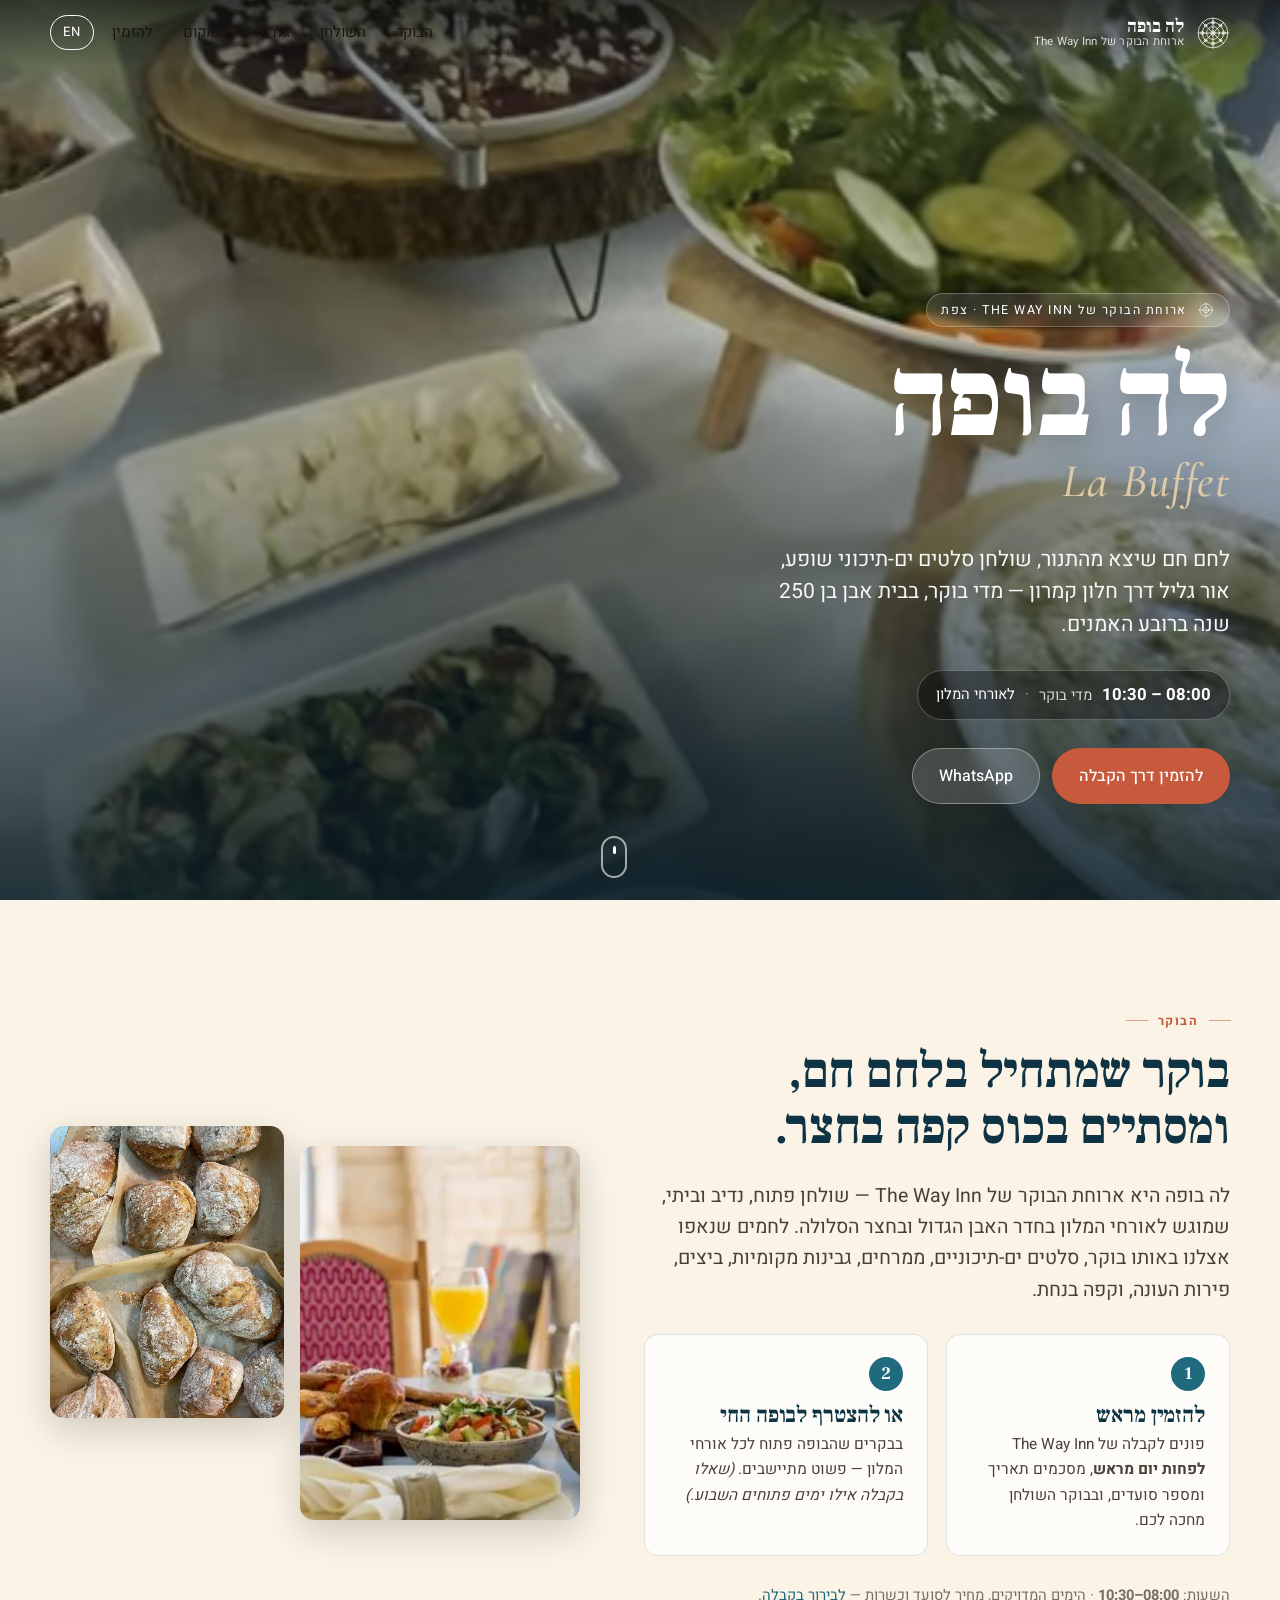
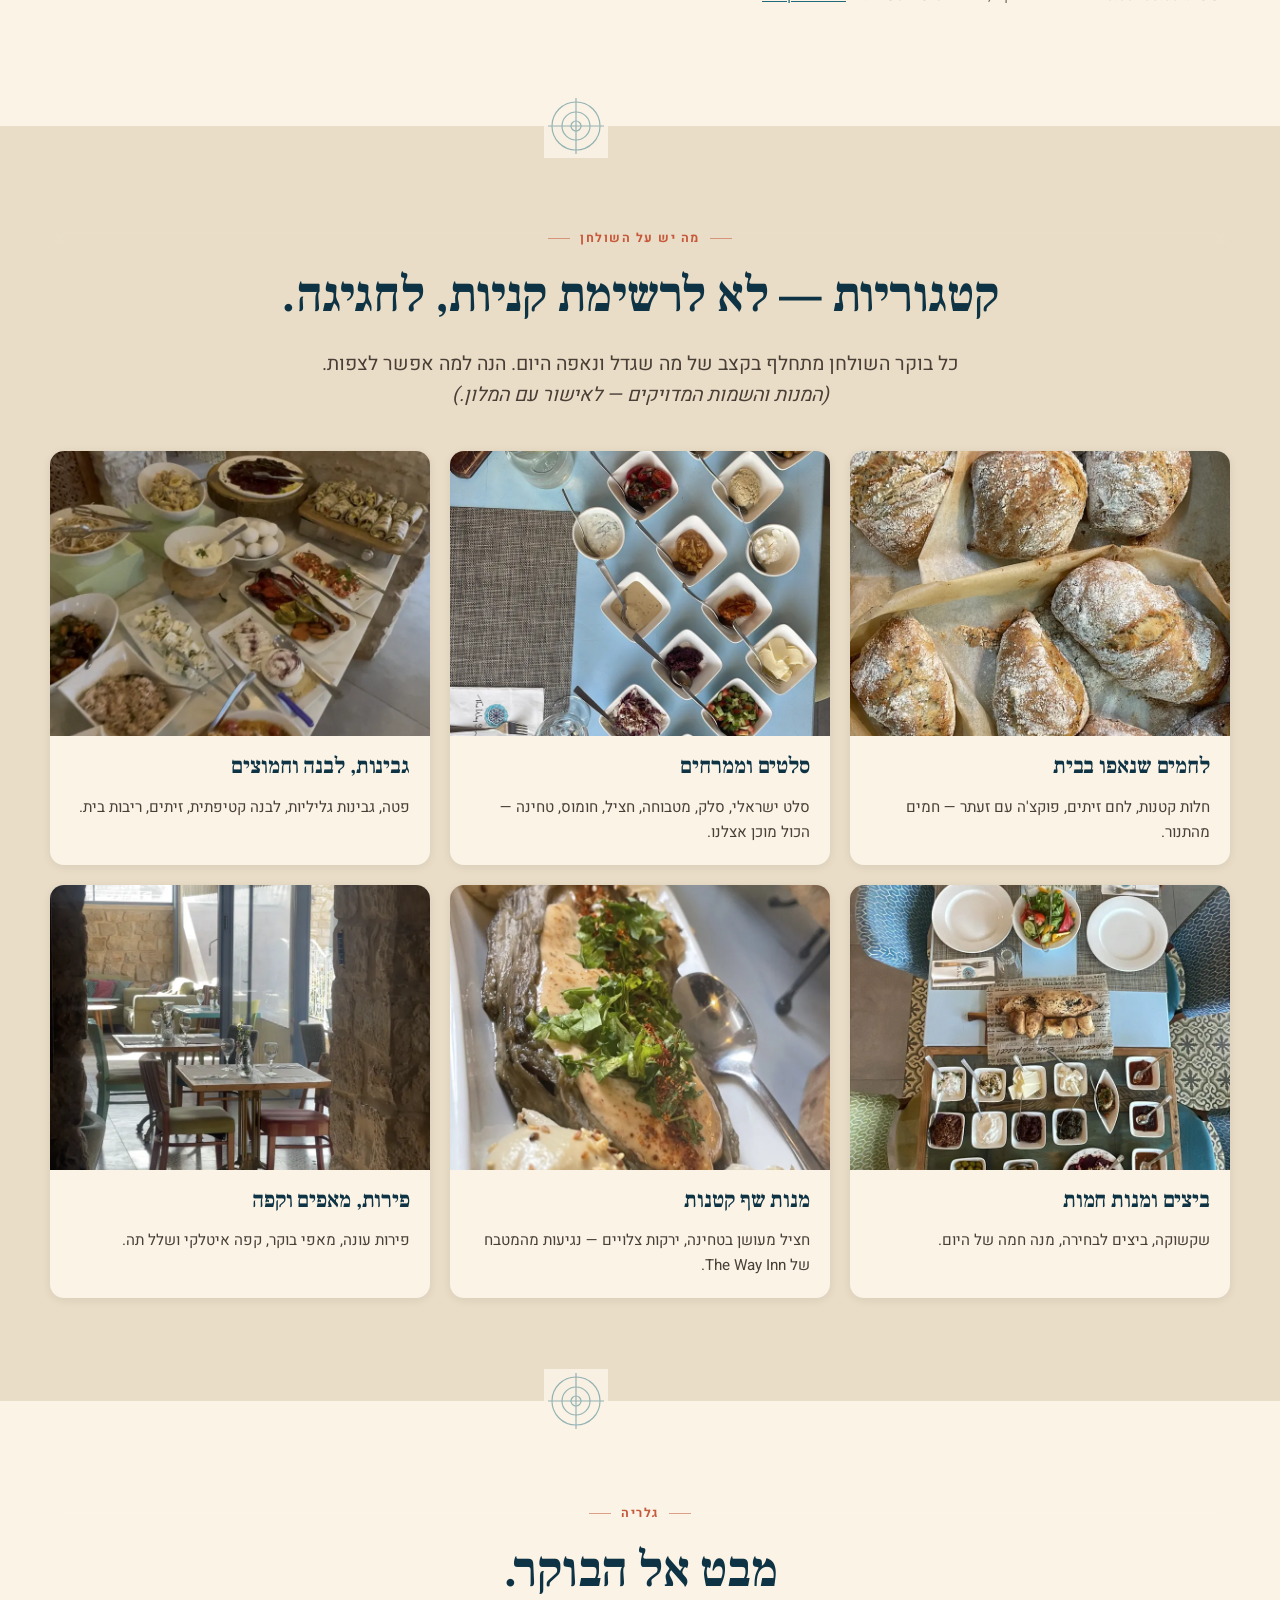
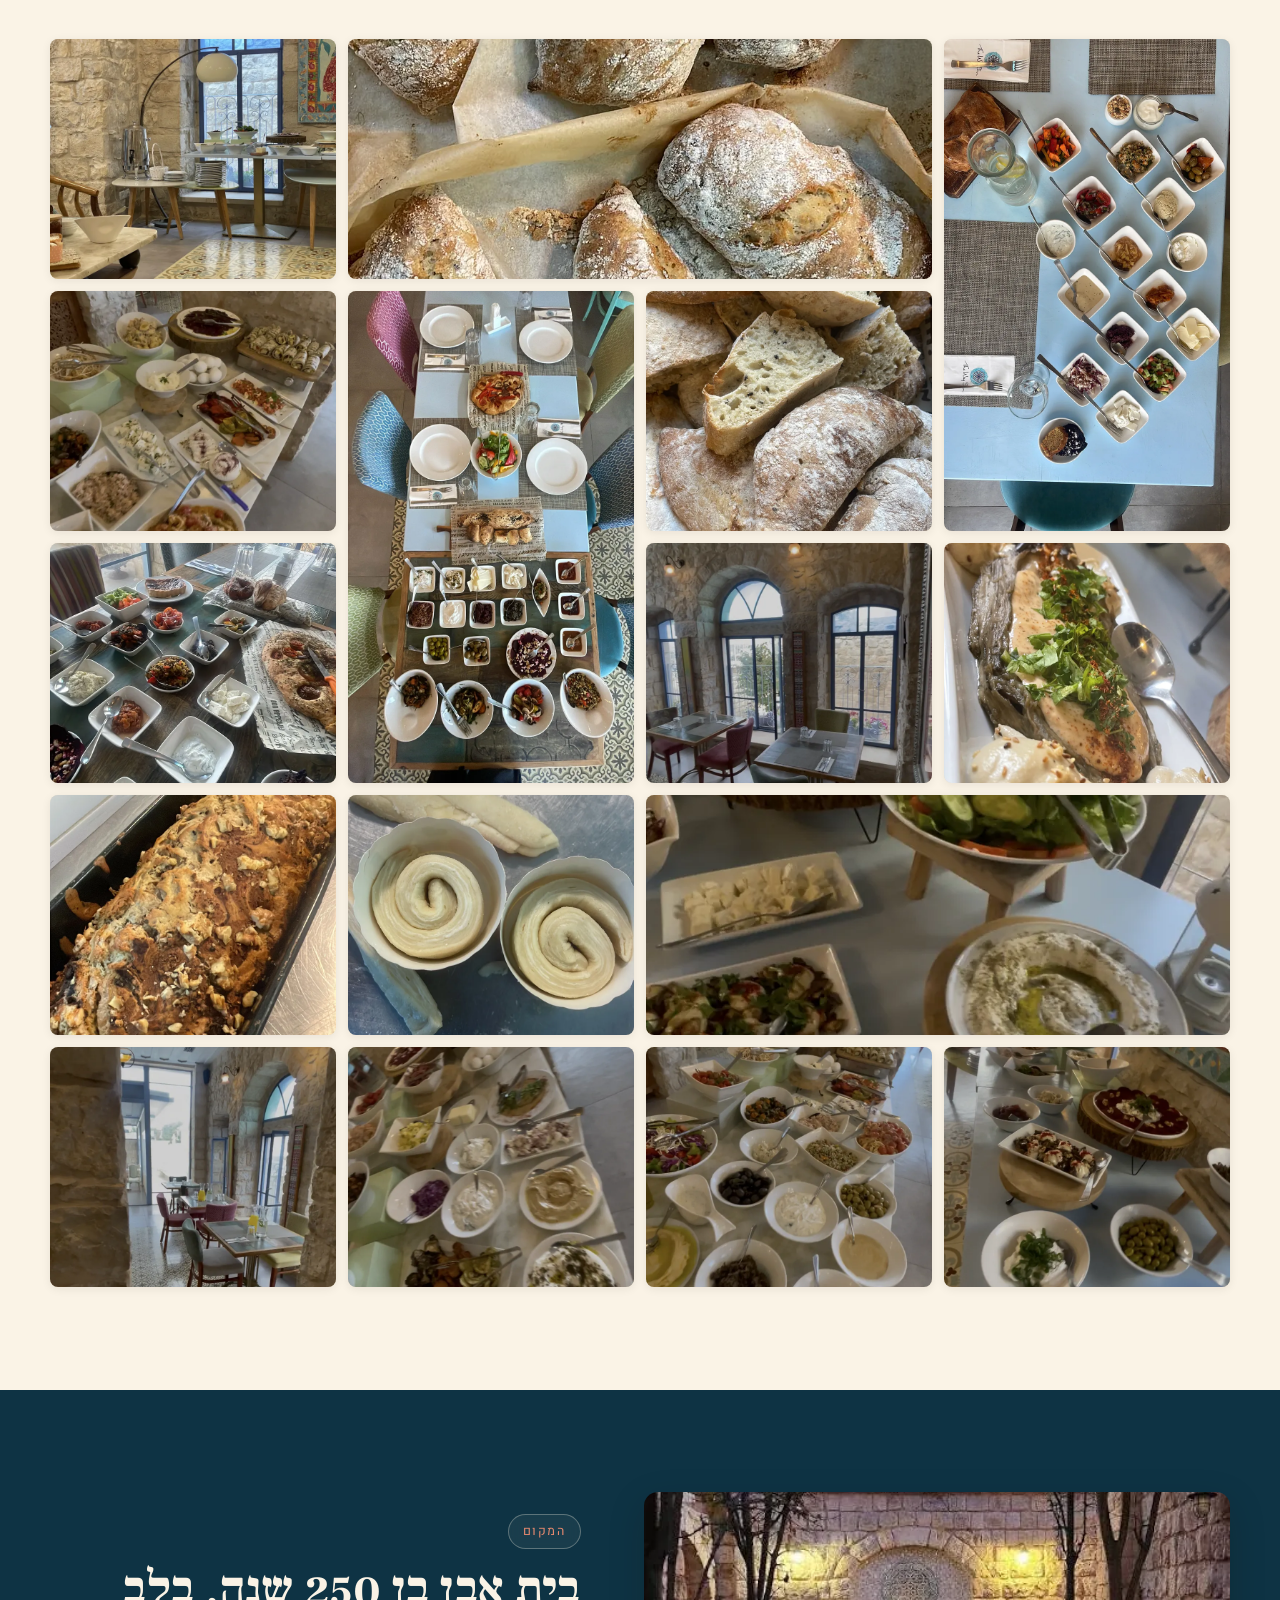
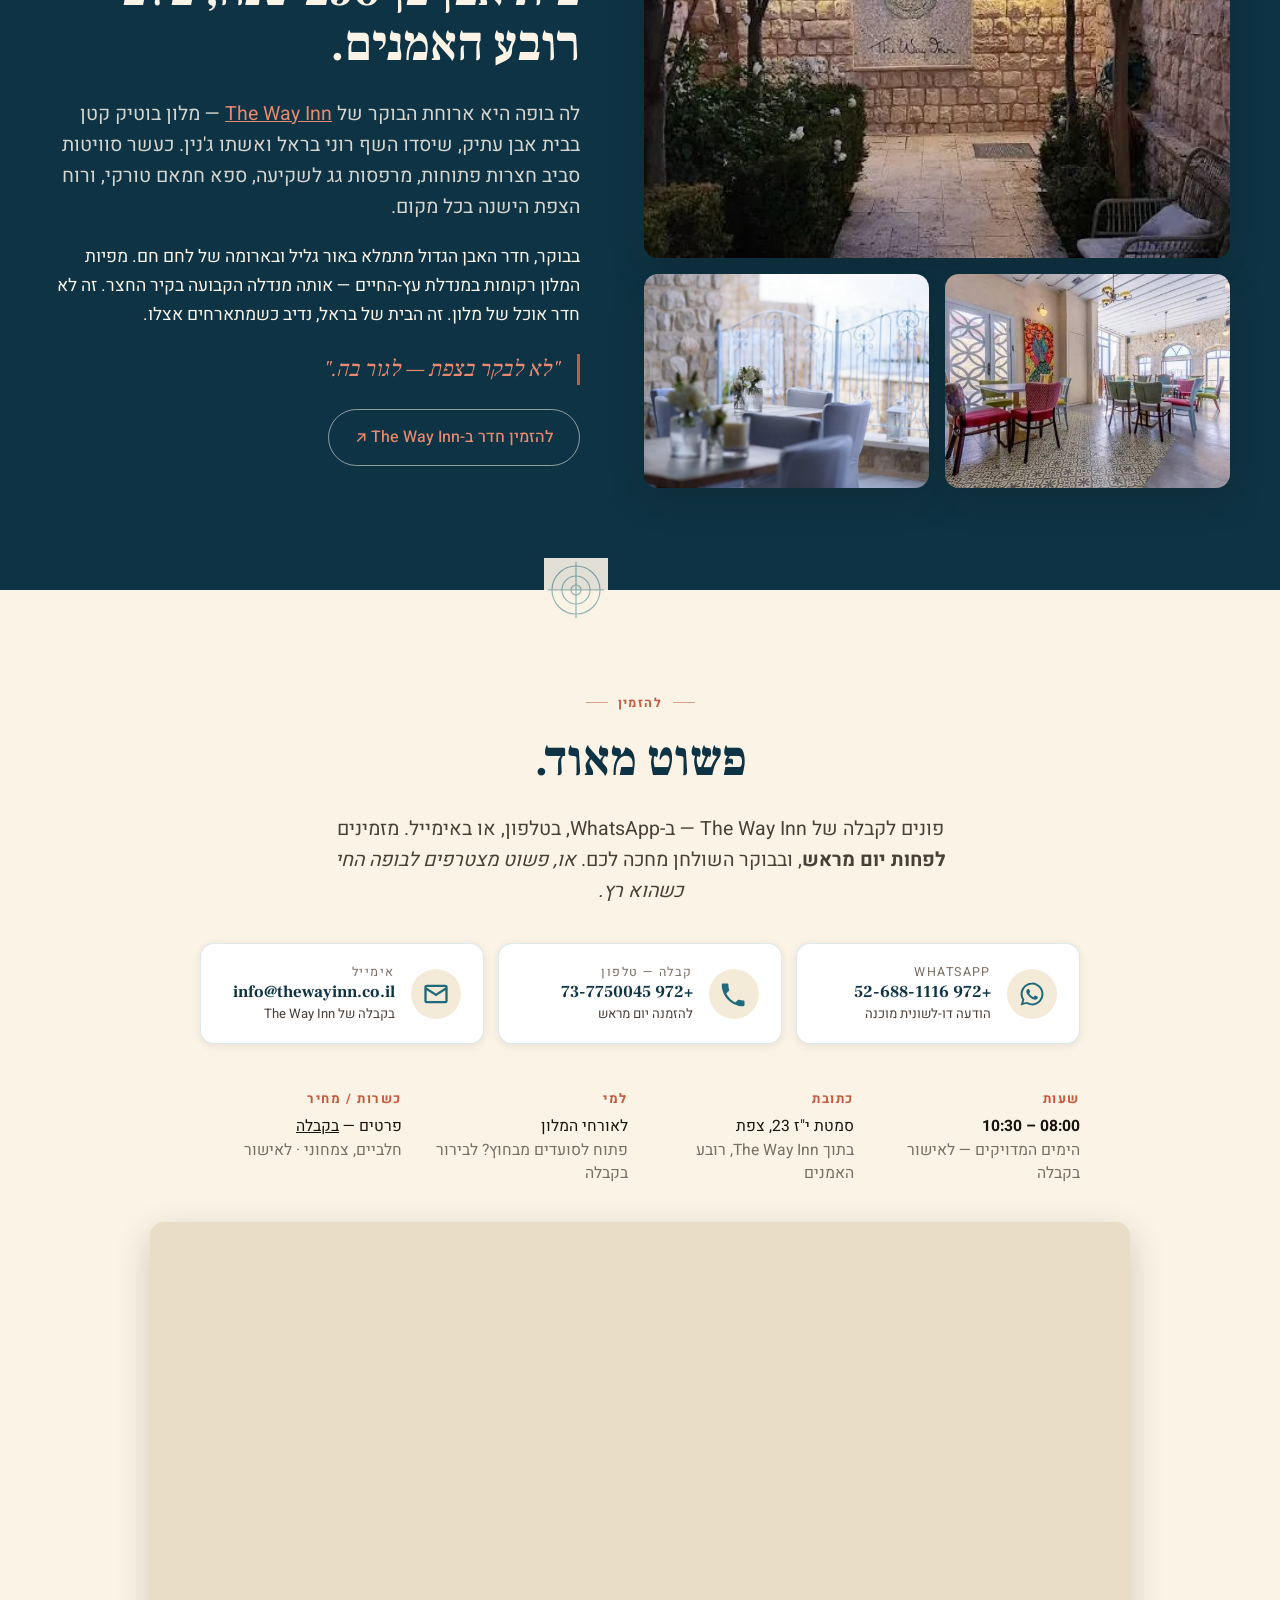
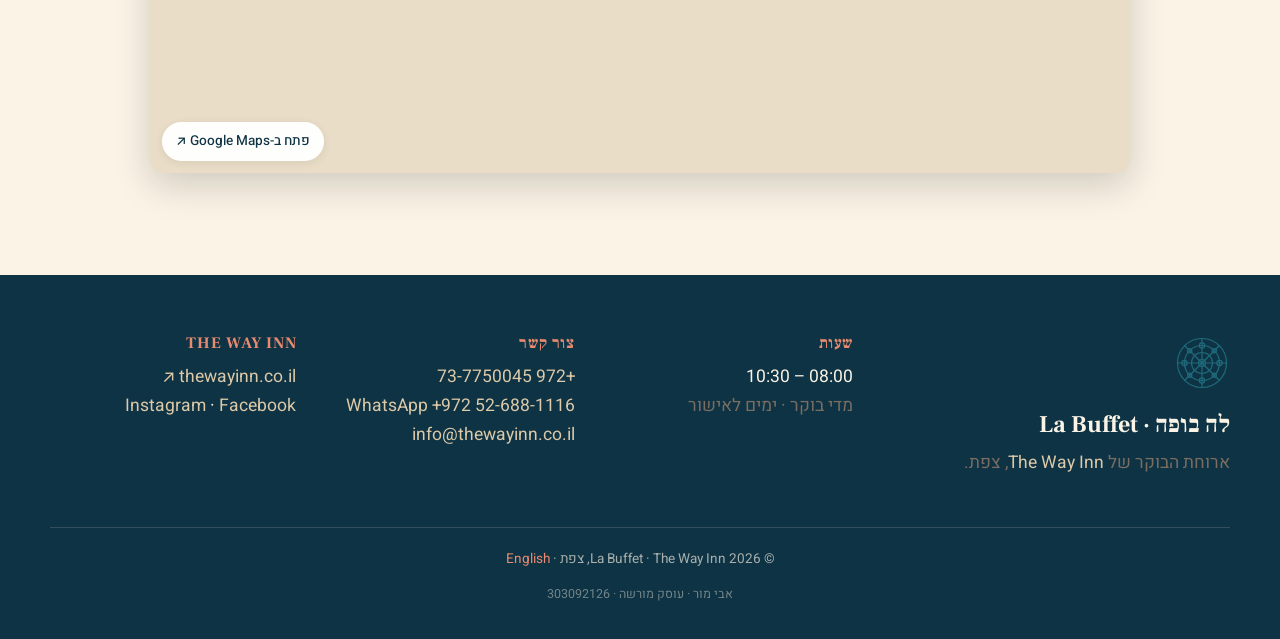
<file: index.html>
<!doctype html>
<html lang="he" dir="rtl">
<head>
  <meta charset="utf-8" />
  <meta name="viewport" content="width=device-width,initial-scale=1,viewport-fit=cover" />
  <meta name="theme-color" content="#1f6a7c" />

  <title>לה בופה · ארוחת הבוקר של The Way Inn, צפת</title>
  <meta name="description" content="לה בופה — ארוחת בוקר ים-תיכונית נדיבה, לחמים שנאפו בבית ושולחן סלטים שופע, מוגשת לאורחי מלון The Way Inn ברובע האמנים בצפת, מדי בוקר 08:00–10:30." />

  <link rel="canonical" href="https://wattsonworks.github.io/labuffet/" />
  <link rel="alternate" hreflang="he" href="https://wattsonworks.github.io/labuffet/" />
  <link rel="alternate" hreflang="en" href="https://wattsonworks.github.io/labuffet/en/" />
  <link rel="alternate" hreflang="x-default" href="https://wattsonworks.github.io/labuffet/" />

  <meta property="og:type" content="restaurant.restaurant" />
  <meta property="og:locale" content="he_IL" />
  <meta property="og:locale:alternate" content="en_US" />
  <meta property="og:title" content="לה בופה · ארוחת הבוקר של The Way Inn, צפת" />
  <meta property="og:description" content="ארוחת בוקר ים-תיכונית, לחמים שנאפו בבית ושולחן סלטים שופע — לאורחי The Way Inn, בלב רובע האמנים בצפת. מדי בוקר 08:00–10:30." />
  <meta property="og:url" content="https://wattsonworks.github.io/labuffet/" />
  <meta property="og:image" content="https://wattsonworks.github.io/labuffet/img/mezze-overhead-1280.jpg" />
  <meta property="og:image:width" content="1280" />
  <meta property="og:image:height" content="2275" />
  <meta name="twitter:card" content="summary_large_image" />

  <link rel="preconnect" href="https://fonts.googleapis.com" />
  <link rel="preconnect" href="https://fonts.gstatic.com" crossorigin />
  <link rel="stylesheet" href="https://fonts.googleapis.com/css2?family=Frank+Ruhl+Libre:wght@400;500;700;900&family=Heebo:wght@300;400;500;700&family=Cormorant+Garamond:ital,wght@0,400;0,500;0,700;1,400&family=Inter:wght@300;400;500;700&display=swap" />

  <link rel="icon" href="favicon.svg" type="image/svg+xml" />
  <link rel="stylesheet" href="css/style.css" />

  <script type="application/ld+json">
  {
    "@context": "https://schema.org",
    "@type": "FoodEstablishment",
    "@id": "https://wattsonworks.github.io/labuffet/#labuffet",
    "name": "La Buffet · לה בופה",
    "alternateName": "ארוחת הבוקר של The Way Inn",
    "description": "ארוחת בוקר ים-תיכונית במלון The Way Inn בצפת — לחמים שנאפו בבית, שולחן סלטים, גבינות מקומיות, מוגשת לאורחי המלון.",
    "url": "https://wattsonworks.github.io/labuffet/",
    "image": "https://wattsonworks.github.io/labuffet/img/mezze-overhead-1280.jpg",
    "servesCuisine": ["Mediterranean", "Israeli", "Vegetarian"],
    "priceRange": "$$",
    "telephone": "+972-73-7750045",
    "address": {
      "@type": "PostalAddress",
      "streetAddress": "סמטת י\"ז 23",
      "addressLocality": "צפת",
      "addressRegion": "מחוז הצפון",
      "postalCode": "13231",
      "addressCountry": "IL"
    },
    "geo": {
      "@type": "GeoCoordinates",
      "latitude": 32.965528,
      "longitude": 35.494152
    },
    "hasMap": "https://www.google.com/maps/search/?api=1&query=32.965528%2C35.494152",
    "openingHoursSpecification": [{
      "@type": "OpeningHoursSpecification",
      "dayOfWeek": ["Sunday","Monday","Tuesday","Wednesday","Thursday","Friday","Saturday"],
      "opens": "08:00",
      "closes": "10:30"
    }],
    "sameAs": [
      "https://thewayinn.co.il/",
      "https://www.instagram.com/thewayinn1/",
      "https://www.facebook.com/WayInnIsrael"
    ],
    "isPartOf": {
      "@type": "LodgingBusiness",
      "name": "The Way Inn",
      "url": "https://thewayinn.co.il/"
    },
    "parentOrganization": { "@id": "https://wattsonworks.github.io/labuffet/#avi-mor" }
  }
  </script>

  <script type="application/ld+json">
  {
    "@context": "https://schema.org",
    "@type": "WebSite",
    "@id": "https://wattsonworks.github.io/labuffet/#website",
    "url": "https://wattsonworks.github.io/labuffet/",
    "name": "La Buffet · לה בופה",
    "alternateName": "ארוחת הבוקר של The Way Inn",
    "inLanguage": ["he", "en"],
    "publisher": { "@id": "https://wattsonworks.github.io/labuffet/#avi-mor" }
  }
  </script>

  <script type="application/ld+json">
  {
    "@context": "https://schema.org",
    "@type": "Organization",
    "@id": "https://wattsonworks.github.io/labuffet/#avi-mor",
    "name": "Avi Mor",
    "alternateName": "אבי מור",
    "legalName": "Avi Mor",
    "taxID": "303092126",
    "vatID": "303092126",
    "identifier": [{
      "@type": "PropertyValue",
      "propertyID": "Israeli Osek Murshe (עוסק מורשה)",
      "value": "303092126"
    }],
    "address": { "@type": "PostalAddress", "addressCountry": "IL" }
  }
  </script>
</head>
<body>
  <a class="skip" href="#main">דלג לתוכן</a>

  <header class="site-header" data-header>
    <div class="wrap header-row">
      <a class="brand" href="#top" aria-label="לה בופה — דף הבית">
        <svg class="brand-mark" viewBox="0 0 64 64" aria-hidden="true">
          <use href="#mandala" />
        </svg>
        <span class="brand-text">
          <span class="brand-name">לה בופה</span>
          <span class="brand-sub">ארוחת הבוקר של The Way Inn</span>
        </span>
      </a>
      <nav class="nav" aria-label="ניווט ראשי">
        <a href="#breakfast">הבוקר</a>
        <a href="#table">השולחן</a>
        <a href="#gallery">גלריה</a>
        <a href="#setting">המקום</a>
        <a href="#reserve">להזמין</a>
      </nav>
      <div class="lang">
        <a href="en/" hreflang="en" lang="en" aria-label="English">EN</a>
      </div>
    </div>
  </header>

  <main id="main">

    <!-- ============ HERO ============ -->
    <section class="hero" id="top">
      <picture class="hero-media">
        <source srcset="img/mezze-overhead-1280.webp 1280w, img/mezze-overhead-800.webp 800w" sizes="100vw" type="image/webp" />
        <img src="img/mezze-overhead-1280.jpg" alt="מבט-על על שולחן הסלטים השופע של לה בופה, עם מפיות The Way Inn" fetchpriority="high" />
      </picture>
      <div class="hero-scrim" aria-hidden="true"></div>

      <video class="hero-video" data-hero-video poster="img/hero-loop-poster.jpg" muted playsinline loop preload="none" aria-hidden="true">
        <source data-src="img/hero-loop.webm" type="video/webm" />
        <source data-src="img/hero-loop.mp4" type="video/mp4" />
      </video>

      <div class="hero-content wrap">
        <div class="eyebrow">
          <svg class="eyebrow-mark" viewBox="0 0 64 64" aria-hidden="true"><use href="#mandala-mini" /></svg>
          <span>ארוחת הבוקר של The Way Inn · צפת</span>
        </div>
        <h1 class="hero-title">
          <span class="hero-title-he">לה&nbsp;בופה</span>
          <span class="hero-title-en">La&nbsp;Buffet</span>
        </h1>
        <p class="hero-hook">לחם חם שיצא מהתנור, שולחן סלטים ים-תיכוני שופע, אור גליל דרך חלון קמרון — מדי בוקר, בבית אבן בן 250 שנה ברובע האמנים.</p>
        <div class="hero-meta">
          <span class="hero-hours"><strong>08:00 – 10:30</strong> <span>מדי בוקר</span></span>
          <span class="hero-dot" aria-hidden="true">·</span>
          <span>לאורחי המלון</span>
        </div>
        <div class="hero-cta">
          <a class="btn btn-primary" href="#reserve">להזמין דרך הקבלה</a>
          <a class="btn btn-ghost" href="https://wa.me/972526881116?text=%D7%A9%D7%9C%D7%95%D7%9D%2C%20%D7%A0%D7%A8%D7%A6%D7%94%20%D7%9C%D7%94%D7%96%D7%9E%D7%99%D7%9F%20%D7%90%D7%A8%D7%95%D7%97%D7%AA%20%D7%91%D7%95%D7%A7%D7%A8%20%D7%91%D7%9C%D7%94%20%D7%91%D7%95%D7%A4%D7%94%20%D7%9C%D7%AA%D7%90%D7%A8%D7%99%D7%9A%20%5B___%5D%20%D7%A2%D7%91%D7%95%D7%A8%20%5B___%5D%20%D7%A1%D7%95%D7%A2%D7%93%D7%99%D7%9D.%20%D7%AA%D7%95%D7%93%D7%94%21" target="_blank" rel="noopener">WhatsApp</a>
        </div>
      </div>
      <a class="hero-scroll" href="#breakfast" aria-label="גלילה למטה">
        <span></span>
      </a>
    </section>

    <!-- ============ BREAKFAST ============ -->
    <section class="section section-warm" id="breakfast">
      <div class="wrap split">
        <div class="split-text">
          <p class="eyebrow eyebrow-dark"><span>הבוקר</span></p>
          <h2>בוקר שמתחיל בלחם חם, ומסתיים בכוס קפה בחצר.</h2>
          <p class="lede">לה בופה היא ארוחת הבוקר של The Way Inn — שולחן פתוח, נדיב וביתי, שמוגש לאורחי המלון בחדר האבן הגדול ובחצר הסלולה. לחמים שנאפו אצלנו באותו בוקר, סלטים ים-תיכוניים, ממרחים, גבינות מקומיות, ביצים, פירות העונה, וקפה בנחת.</p>

          <div class="howcards">
            <div class="howcard">
              <div class="howcard-num">1</div>
              <h3>להזמין מראש</h3>
              <p>פונים לקבלה של The Way Inn <strong>לפחות יום מראש</strong>, מסכמים תאריך ומספר סועדים, ובבוקר השולחן מחכה לכם.</p>
            </div>
            <div class="howcard">
              <div class="howcard-num">2</div>
              <h3>או להצטרף לבופה החי</h3>
              <p>בבקרים שהבופה פתוח לכל אורחי המלון — פשוט מתיישבים. <em>(שאלו בקבלה אילו ימים פתוחים השבוע.)</em></p>
            </div>
          </div>

          <p class="muted-note">השעות: <strong>08:00–10:30</strong> · הימים המדויקים, מחיר לסועד וכשרות — <a href="#reserve">לבירור בקבלה</a>.</p>
        </div>
        <div class="split-media">
          <picture>
            <source srcset="img/bread-salad-juice-525.webp" type="image/webp" />
            <img loading="lazy" src="img/bread-salad-juice-525.jpg" alt="לחם חם, סלט ים-תיכוני וכוס מיץ תפוזים על שולחן הבוקר" />
          </picture>
          <picture class="split-media-tall">
            <source srcset="img/homemade-bread-800.webp" type="image/webp" />
            <img loading="lazy" src="img/homemade-bread-800.jpg" alt="לחמים ביתיים על מגש נייר אפייה, יצאו מהתנור" />
          </picture>
        </div>
      </div>
    </section>

    <!-- ============ WHAT'S ON THE TABLE ============ -->
    <section class="section section-stone" id="table">
      <div class="wrap">
        <p class="eyebrow eyebrow-dark center"><span>מה יש על השולחן</span></p>
        <h2 class="center">קטגוריות — לא לרשימת קניות, לחגיגה.</h2>
        <p class="lede center maxw">כל בוקר השולחן מתחלף בקצב של מה שגדל ונאפה היום. הנה למה אפשר לצפות. <em>(המנות והשמות המדויקים — לאישור עם המלון.)</em></p>

        <ul class="categories">
          <li>
            <picture><source srcset="img/homemade-bread-800.webp" type="image/webp"/><img loading="lazy" src="img/homemade-bread-800.jpg" alt="לחמים ביתיים"/></picture>
            <h3>לחמים שנאפו בבית</h3>
            <p>חלות קטנות, לחם זיתים, פוקצ'ה עם זעתר — חמים מהתנור.</p>
          </li>
          <li>
            <picture><source srcset="img/mezze-overhead-800.webp" type="image/webp"/><img loading="lazy" src="img/mezze-overhead-800.jpg" alt="שולחן סלטים מבט-על"/></picture>
            <h3>סלטים וממרחים</h3>
            <p>סלט ישראלי, סלק, מטבוחה, חציל, חומוס, טחינה — הכול מוכן אצלנו.</p>
          </li>
          <li>
            <picture><source srcset="img/buffet-spread-800.webp" type="image/webp"/><img loading="lazy" src="img/buffet-spread-800.jpg" alt="גבינות, לבנה, חמוצים, ריבות"/></picture>
            <h3>גבינות, לבנה וחמוצים</h3>
            <p>פטה, גבינות גליליות, לבנה קטיפתית, זיתים, ריבות בית.</p>
          </li>
          <li>
            <picture><source srcset="img/table-for-four-800.webp" type="image/webp"/><img loading="lazy" src="img/table-for-four-800.jpg" alt="שולחן בוקר עם שקשוקה"/></picture>
            <h3>ביצים ומנות חמות</h3>
            <p>שקשוקה, ביצים לבחירה, מנה חמה של היום.</p>
          </li>
          <li>
            <picture><source srcset="img/eggplant-tahini-800.webp" type="image/webp"/><img loading="lazy" src="img/eggplant-tahini-800.jpg" alt="חציל בטחינה עם כוסברה ופפריקה"/></picture>
            <h3>מנות שף קטנות</h3>
            <p>חציל מעושן בטחינה, ירקות צלויים — נגיעות מהמטבח של The Way Inn.</p>
          </li>
          <li>
            <picture><source srcset="img/specialty-loaf-800.webp" type="image/webp"/><img loading="lazy" src="img/specialty-loaf-800.jpg" alt="עוגת בוקר עם אגוזים ושוקולד"/></picture>
            <h3>פירות, מאפים וקפה</h3>
            <p>פירות עונה, מאפי בוקר, קפה איטלקי ושלל תה.</p>
          </li>
        </ul>
      </div>
    </section>

    <!-- ============ GALLERY ============ -->
    <section class="section section-warm" id="gallery">
      <div class="wrap">
        <p class="eyebrow eyebrow-dark center"><span>גלריה</span></p>
        <h2 class="center">מבט אל הבוקר.</h2>

        <div class="gallery" data-gallery>
          <a class="g-item g-tall" href="img/mezze-overhead-1280.jpg" data-cap="שולחן סלטים — מבט על.">
            <picture><source srcset="img/mezze-overhead-800.webp" type="image/webp"/><img loading="lazy" src="img/mezze-overhead-800.jpg" alt="שולחן סלטים — מבט על"/></picture>
          </a>
          <a class="g-item g-wide" href="img/homemade-bread-1280.jpg" data-cap="לחמים ביתיים, יצאו מהתנור.">
            <picture><source srcset="img/homemade-bread-800.webp" type="image/webp"/><img loading="lazy" src="img/homemade-bread-800.jpg" alt="לחמים ביתיים"/></picture>
          </a>
          <a class="g-item" href="img/dining-buffet-tall-1280.jpg" data-cap="חדר האוכל וחלון הברזל הכחול של The Way Inn.">
            <picture><source srcset="img/dining-buffet-tall-800.webp" type="image/webp"/><img loading="lazy" src="img/dining-buffet-tall-800.jpg" alt="חדר אוכל אבן עם שולחן בופה"/></picture>
          </a>
          <a class="g-item" href="img/bread-cut-1280.jpg" data-cap="לחם פרוס, פנים אווריריים.">
            <picture><source srcset="img/bread-cut-800.webp" type="image/webp"/><img loading="lazy" src="img/bread-cut-800.jpg" alt="לחם פרוס"/></picture>
          </a>
          <a class="g-item g-tall" href="img/table-for-four-1280.jpg" data-cap="שולחן לארבעה — שקשוקה, סלטים, לחם.">
            <picture><source srcset="img/table-for-four-800.webp" type="image/webp"/><img loading="lazy" src="img/table-for-four-800.jpg" alt="שולחן בוקר לארבעה"/></picture>
          </a>
          <a class="g-item" href="img/buffet-spread-1280.jpg" data-cap="גבינות, חמוצים וריבות על הבופה.">
            <picture><source srcset="img/buffet-spread-800.webp" type="image/webp"/><img loading="lazy" src="img/buffet-spread-800.jpg" alt="גבינות, חמוצים וריבות"/></picture>
          </a>
          <a class="g-item" href="img/eggplant-tahini-1280.jpg" data-cap="חציל מעושן עם טחינה ופפריקה.">
            <picture><source srcset="img/eggplant-tahini-800.webp" type="image/webp"/><img loading="lazy" src="img/eggplant-tahini-800.jpg" alt="חציל בטחינה"/></picture>
          </a>
          <a class="g-item" href="img/dining-windows-1280.jpg" data-cap="חלונות קמרון אל ההרים.">
            <picture><source srcset="img/dining-windows-800.webp" type="image/webp"/><img loading="lazy" src="img/dining-windows-800.jpg" alt="חלונות קמרון בחדר האוכל"/></picture>
          </a>
          <a class="g-item g-wide" href="img/salatim-closeup-1280.jpg" data-cap="קלוז-אפ סלטים — סלק, לבנה, זיתים.">
            <picture><source srcset="img/salatim-closeup-800.webp" type="image/webp"/><img loading="lazy" src="img/salatim-closeup-800.jpg" alt="סלטים — קלוז-אפ"/></picture>
          </a>
          <a class="g-item" href="img/mezze-window-800.jpg" data-cap="שולחן הסלטים מול שערי הברזל הכחולים.">
            <picture><source srcset="img/mezze-window-800.webp" type="image/webp"/><img loading="lazy" src="img/mezze-window-800.jpg" alt="שולחן סלטים מול חלון"/></picture>
          </a>
          <a class="g-item" href="img/dough-spirals-1280.jpg" data-cap="בצק שנילוש בידיים — בדרך לתנור.">
            <picture><source srcset="img/dough-spirals-800.webp" type="image/webp"/><img loading="lazy" src="img/dough-spirals-800.jpg" alt="בצק לפני אפייה"/></picture>
          </a>
          <a class="g-item" href="img/nut-loaf-1280.jpg" data-cap="עוגת אגוזים ושוקולד — של בית.">
            <picture><source srcset="img/nut-loaf-800.webp" type="image/webp"/><img loading="lazy" src="img/nut-loaf-800.jpg" alt="עוגת אגוזים"/></picture>
          </a>
          <a class="g-item" href="img/mezze-side-1280.jpg" data-cap="המגוון מצד.">
            <picture><source srcset="img/mezze-side-800.webp" type="image/webp"/><img loading="lazy" src="img/mezze-side-800.jpg" alt="שולחן סלטים מצד"/></picture>
          </a>
          <a class="g-item" href="img/mezze-marble-1280.jpg" data-cap="שיש ופורצלן.">
            <picture><source srcset="img/mezze-marble-800.webp" type="image/webp"/><img loading="lazy" src="img/mezze-marble-800.jpg" alt="שולחן סלטים על שיש"/></picture>
          </a>
          <a class="g-item" href="img/mezze-yogurt-1280.jpg" data-cap="לבנה, זיתים, יוגורט בקערות.">
            <picture><source srcset="img/mezze-yogurt-800.webp" type="image/webp"/><img loading="lazy" src="img/mezze-yogurt-800.jpg" alt="לבנה ויוגורט"/></picture>
          </a>
          <a class="g-item" href="img/dining-archway-1280.jpg" data-cap="קמרון אבן אל חדר האוכל.">
            <picture><source srcset="img/dining-archway-800.webp" type="image/webp"/><img loading="lazy" src="img/dining-archway-800.jpg" alt="חדר האוכל דרך קמרון אבן"/></picture>
          </a>
        </div>
      </div>
    </section>

    <!-- ============ THE SETTING ============ -->
    <section class="section section-dark" id="setting">
      <div class="wrap split split-reverse">
        <div class="split-text">
          <p class="eyebrow"><span>המקום</span></p>
          <h2>בית אבן בן 250 שנה, בלב רובע האמנים.</h2>
          <p class="lede">לה בופה היא ארוחת הבוקר של <a href="https://thewayinn.co.il/" target="_blank" rel="noopener">The Way Inn</a> — מלון בוטיק קטן בבית אבן עתיק, שיסדו השף רוני בראל ואשתו ג'נין. כעשר סוויטות סביב חצרות פתוחות, מרפסות גג לשקיעה, ספא חמאם טורקי, ורוח הצפת הישנה בכל מקום.</p>
          <p>בבוקר, חדר האבן הגדול מתמלא באור גליל ובארומה של לחם חם. מפיות המלון רקומות במנדלת עץ-החיים — אותה מנדלה הקבועה בקיר החצר. זה לא חדר אוכל של מלון. זה הבית של בראל, נדיב כשמתארחים אצלו.</p>
          <p class="quote">"לא לבקר בצפת — לגור בה."</p>
          <a class="btn btn-outline" href="https://thewayinn.co.il/" target="_blank" rel="noopener">להזמין חדר ב-The Way Inn ↗</a>
        </div>
        <div class="split-media setting-media">
          <picture>
            <source srcset="img/courtyard-treeoflife-494.webp" type="image/webp"/>
            <img loading="lazy" src="img/courtyard-treeoflife-494.jpg" alt="חצר The Way Inn בלילה עם לוח מנדלת עץ-החיים על קיר האבן" />
          </picture>
          <picture>
            <source srcset="img/dining-chairs-536.webp" type="image/webp"/>
            <img loading="lazy" src="img/dining-chairs-536.jpg" alt="חדר אוכל עם כיסאות צבעוניים ורצפת בלטות מודפסת" />
          </picture>
          <picture>
            <source srcset="img/courtyard-flowers-800.webp" type="image/webp"/>
            <img loading="lazy" src="img/courtyard-flowers-800.jpg" alt="שערי ברזל כחולים עם פרחים בחצר" />
          </picture>
        </div>
      </div>
    </section>

    <!-- ============ RESERVE ============ -->
    <section class="section section-warm" id="reserve">
      <div class="wrap">
        <p class="eyebrow eyebrow-dark center"><span>להזמין</span></p>
        <h2 class="center">פשוט מאוד.</h2>
        <p class="lede center maxw">פונים לקבלה של The Way Inn — ב-WhatsApp, בטלפון, או באימייל. מזמינים <strong>לפחות יום מראש</strong>, ובבוקר השולחן מחכה לכם. <em>או, פשוט מצטרפים לבופה החי כשהוא רץ.</em></p>

        <div class="cta-grid">
          <a class="cta-card" href="https://wa.me/972526881116?text=%D7%A9%D7%9C%D7%95%D7%9D%2C%20%D7%A0%D7%A8%D7%A6%D7%94%20%D7%9C%D7%94%D7%96%D7%9E%D7%99%D7%9F%20%D7%90%D7%A8%D7%95%D7%97%D7%AA%20%D7%91%D7%95%D7%A7%D7%A8%20%D7%91%D7%9C%D7%94%20%D7%91%D7%95%D7%A4%D7%94%20%D7%9C%D7%AA%D7%90%D7%A8%D7%99%D7%9A%20%5B___%5D%20%D7%A2%D7%91%D7%95%D7%A8%20%5B___%5D%20%D7%A1%D7%95%D7%A2%D7%93%D7%99%D7%9D.%20%D7%AA%D7%95%D7%93%D7%94%21" target="_blank" rel="noopener">
            <span class="cta-icon" aria-hidden="true">
              <svg viewBox="0 0 32 32" width="28" height="28"><path fill="currentColor" d="M16 3a13 13 0 0 0-11.16 19.6L3 29l6.6-1.74A13 13 0 1 0 16 3Zm0 23.74a10.7 10.7 0 0 1-5.46-1.5l-.39-.23-3.92 1.03 1.05-3.83-.25-.4A10.74 10.74 0 1 1 16 26.74Zm6-7.83c-.32-.16-1.92-.95-2.22-1.06s-.51-.16-.73.16-.84 1.06-1.03 1.28-.38.24-.7.08a8.8 8.8 0 0 1-2.6-1.6 9.7 9.7 0 0 1-1.8-2.24c-.19-.32 0-.5.14-.66.15-.15.32-.38.48-.57s.21-.32.32-.54.05-.4-.03-.57-.73-1.74-1-2.39-.53-.55-.73-.56h-.62a1.2 1.2 0 0 0-.87.4 3.62 3.62 0 0 0-1.14 2.7 6.27 6.27 0 0 0 1.33 3.36 14.4 14.4 0 0 0 5.55 4.9c.78.33 1.39.53 1.86.68a4.5 4.5 0 0 0 2.05.13 3.36 3.36 0 0 0 2.2-1.55 2.74 2.74 0 0 0 .19-1.55c-.08-.13-.29-.21-.61-.37Z"/></svg>
            </span>
            <span class="cta-body">
              <span class="cta-label">WhatsApp</span>
              <span class="cta-val">+972 52-688-1116</span>
              <span class="cta-hint">הודעה דו-לשונית מוכנה</span>
            </span>
          </a>
          <a class="cta-card" href="tel:+97273-7750045">
            <span class="cta-icon" aria-hidden="true">
              <svg viewBox="0 0 24 24" width="28" height="28"><path fill="currentColor" d="M20 17.5c-1.2 0-2.4-.2-3.6-.6-.4-.1-.8 0-1.1.2l-2.2 2.2a17.4 17.4 0 0 1-7.7-7.7l2.2-2.2c.3-.3.4-.7.2-1.1A12.6 12.6 0 0 1 7.2 4c0-.5-.5-1-1-1H2.5c-.5 0-1 .5-1 1 0 10 8.5 18.5 18.5 18.5.5 0 1-.5 1-1V18.5c0-.5-.5-1-1-1Z"/></svg>
            </span>
            <span class="cta-body">
              <span class="cta-label">קבלה — טלפון</span>
              <span class="cta-val">+972 73-7750045</span>
              <span class="cta-hint">להזמנה יום מראש</span>
            </span>
          </a>
          <a class="cta-card" href="mailto:info@thewayinn.co.il?subject=La%20Buffet%20%E2%80%94%20%D7%94%D7%96%D7%9E%D7%A0%D7%AA%20%D7%90%D7%A8%D7%95%D7%97%D7%AA%20%D7%91%D7%95%D7%A7%D7%A8&body=%D7%A9%D7%9C%D7%95%D7%9D%2C%20%D7%90%D7%A0%D7%95%20%D7%9E%D7%A2%D7%95%D7%A0%D7%99%D7%99%D7%A0%D7%99%D7%9D%20%D7%9C%D7%94%D7%96%D7%9E%D7%99%D7%9F%20%D7%90%D7%AA%20%D7%9C%D7%94%20%D7%91%D7%95%D7%A4%D7%94%20%D7%9C%D7%AA%D7%90%D7%A8%D7%99%D7%9A%20%5B___%5D%20%D7%A2%D7%91%D7%95%D7%A8%20%5B___%5D%20%D7%A1%D7%95%D7%A2%D7%93%D7%99%D7%9D.">
            <span class="cta-icon" aria-hidden="true">
              <svg viewBox="0 0 24 24" width="28" height="28"><path fill="currentColor" d="M4 4h16a2 2 0 0 1 2 2v12a2 2 0 0 1-2 2H4a2 2 0 0 1-2-2V6a2 2 0 0 1 2-2Zm0 2v.4l8 5.2 8-5.2V6H4Zm0 12h16V8.8l-7.4 4.8a1 1 0 0 1-1.2 0L4 8.8V18Z"/></svg>
            </span>
            <span class="cta-body">
              <span class="cta-label">אימייל</span>
              <span class="cta-val">info@thewayinn.co.il</span>
              <span class="cta-hint">בקבלה של The Way Inn</span>
            </span>
          </a>
        </div>

        <div class="info-grid">
          <div>
            <h3>שעות</h3>
            <p><strong>08:00 – 10:30</strong><br/><span class="muted">הימים המדויקים — לאישור בקבלה</span></p>
          </div>
          <div>
            <h3>כתובת</h3>
            <p>סמטת י"ז 23, צפת<br/><span class="muted">בתוך The Way Inn, רובע האמנים</span></p>
          </div>
          <div>
            <h3>למי</h3>
            <p>לאורחי המלון<br/><span class="muted">פתוח לסועדים מבחוץ? לבירור בקבלה</span></p>
          </div>
          <div>
            <h3>כשרות / מחיר</h3>
            <p>פרטים — <a href="#reserve">בקבלה</a><br/><span class="muted">חלביים, צמחוני · לאישור</span></p>
          </div>
        </div>

        <div class="map-wrap">
          <iframe
            title="מפת The Way Inn בצפת"
            loading="lazy"
            referrerpolicy="no-referrer-when-downgrade"
            src="https://www.openstreetmap.org/export/embed.html?bbox=35.4907%2C32.9637%2C35.4977%2C32.9673&amp;layer=mapnik&amp;marker=32.965528%2C35.494152"
            allowfullscreen></iframe>
          <a class="map-link" href="https://www.google.com/maps/search/?api=1&amp;query=32.965528%2C35.494152" target="_blank" rel="noopener">פתח ב-Google Maps ↗</a>
        </div>
      </div>
    </section>

    <!-- ============ FOOTER ============ -->
    <footer class="site-footer">
      <div class="wrap footer-grid">
        <div>
          <svg class="brand-mark brand-mark-lg" viewBox="0 0 64 64" aria-hidden="true"><use href="#mandala"/></svg>
          <p class="footer-name">לה בופה · La Buffet</p>
          <p class="muted">ארוחת הבוקר של <a href="https://thewayinn.co.il/" target="_blank" rel="noopener">The Way Inn</a>, צפת.</p>
        </div>
        <div>
          <h4>שעות</h4>
          <p>08:00 – 10:30<br/><span class="muted">מדי בוקר · ימים לאישור</span></p>
        </div>
        <div>
          <h4>צור קשר</h4>
          <p>
            <a href="tel:+97273-7750045">+972 73-7750045</a><br/>
            <a href="https://wa.me/972526881116" target="_blank" rel="noopener">WhatsApp +972 52-688-1116</a><br/>
            <a href="mailto:info@thewayinn.co.il">info@thewayinn.co.il</a>
          </p>
        </div>
        <div>
          <h4>The Way Inn</h4>
          <p>
            <a href="https://thewayinn.co.il/" target="_blank" rel="noopener">thewayinn.co.il ↗</a><br/>
            <a href="https://www.instagram.com/thewayinn1/" target="_blank" rel="noopener">Instagram</a> ·
            <a href="https://www.facebook.com/WayInnIsrael" target="_blank" rel="noopener">Facebook</a>
          </p>
        </div>
      </div>
      <div class="wrap copyright">
        <p>© <span data-year>2026</span> La Buffet · The Way Inn, צפת · <a href="en/">English</a></p>
        <p class="legal" style="margin-top:.4rem;font-size:.78rem;opacity:.65">אבי מור · עוסק מורשה · 303092126</p>
      </div>
    </footer>
  </main>

  <!-- Sticky mobile CTAs -->
  <div class="sticky-cta" aria-label="פעולות מהירות">
    <a class="sticky-btn sticky-primary" href="#reserve">להזמין</a>
    <a class="sticky-btn sticky-wa" href="https://wa.me/972526881116" target="_blank" rel="noopener" aria-label="WhatsApp">
      <svg viewBox="0 0 32 32" width="22" height="22"><path fill="currentColor" d="M16 3a13 13 0 0 0-11.16 19.6L3 29l6.6-1.74A13 13 0 1 0 16 3Zm0 23.74a10.7 10.7 0 0 1-5.46-1.5l-.39-.23-3.92 1.03 1.05-3.83-.25-.4A10.74 10.74 0 1 1 16 26.74Zm6-7.83c-.32-.16-1.92-.95-2.22-1.06s-.51-.16-.73.16-.84 1.06-1.03 1.28-.38.24-.7.08a8.8 8.8 0 0 1-2.6-1.6 9.7 9.7 0 0 1-1.8-2.24c-.19-.32 0-.5.14-.66.15-.15.32-.38.48-.57s.21-.32.32-.54.05-.4-.03-.57-.73-1.74-1-2.39-.53-.55-.73-.56h-.62a1.2 1.2 0 0 0-.87.4 3.62 3.62 0 0 0-1.14 2.7 6.27 6.27 0 0 0 1.33 3.36 14.4 14.4 0 0 0 5.55 4.9c.78.33 1.39.53 1.86.68a4.5 4.5 0 0 0 2.05.13 3.36 3.36 0 0 0 2.2-1.55 2.74 2.74 0 0 0 .19-1.55c-.08-.13-.29-.21-.61-.37Z"/></svg>
    </a>
    <a class="sticky-btn sticky-tel" href="tel:+97273-7750045" aria-label="התקשרו לקבלה">
      <svg viewBox="0 0 24 24" width="22" height="22"><path fill="currentColor" d="M20 17.5c-1.2 0-2.4-.2-3.6-.6-.4-.1-.8 0-1.1.2l-2.2 2.2a17.4 17.4 0 0 1-7.7-7.7l2.2-2.2c.3-.3.4-.7.2-1.1A12.6 12.6 0 0 1 7.2 4c0-.5-.5-1-1-1H2.5c-.5 0-1 .5-1 1 0 10 8.5 18.5 18.5 18.5.5 0 1-.5 1-1V18.5c0-.5-.5-1-1-1Z"/></svg>
    </a>
  </div>

  <!-- Lightbox -->
  <div class="lightbox" data-lightbox hidden role="dialog" aria-modal="true" aria-label="גלריה">
    <button class="lb-close" data-lb-close aria-label="סגירה">×</button>
    <button class="lb-prev" data-lb-prev aria-label="הקודם">‹</button>
    <button class="lb-next" data-lb-next aria-label="הבא">›</button>
    <figure>
      <img data-lb-img alt="" />
      <figcaption data-lb-cap></figcaption>
    </figure>
  </div>

  <!-- SVG sprite: Tree-of-Life inspired mandala marks -->
  <svg width="0" height="0" style="position:absolute" aria-hidden="true">
    <defs>
      <symbol id="mandala" viewBox="0 0 64 64">
        <g fill="none" stroke="currentColor" stroke-width="1.4" stroke-linecap="round">
          <circle cx="32" cy="32" r="28"/>
          <circle cx="32" cy="32" r="20"/>
          <circle cx="32" cy="32" r="12"/>
          <circle cx="32" cy="32" r="4"/>
          <g>
            <line x1="32" y1="4"  x2="32" y2="60"/>
            <line x1="4"  y1="32" x2="60" y2="32"/>
            <line x1="12" y1="12" x2="52" y2="52"/>
            <line x1="52" y1="12" x2="12" y2="52"/>
          </g>
          <g>
            <circle cx="32" cy="12" r="3"/>
            <circle cx="32" cy="52" r="3"/>
            <circle cx="12" cy="32" r="3"/>
            <circle cx="52" cy="32" r="3"/>
            <circle cx="18" cy="18" r="2.4"/>
            <circle cx="46" cy="18" r="2.4"/>
            <circle cx="18" cy="46" r="2.4"/>
            <circle cx="46" cy="46" r="2.4"/>
          </g>
        </g>
      </symbol>
      <symbol id="mandala-mini" viewBox="0 0 64 64">
        <g fill="none" stroke="currentColor" stroke-width="2" stroke-linecap="round">
          <circle cx="32" cy="32" r="22"/>
          <circle cx="32" cy="32" r="10"/>
          <line x1="32" y1="6"  x2="32" y2="58"/>
          <line x1="6"  y1="32" x2="58" y2="32"/>
        </g>
      </symbol>
    </defs>
  </svg>

  <script src="js/site.js" defer></script>
</body>
</html>
</file>
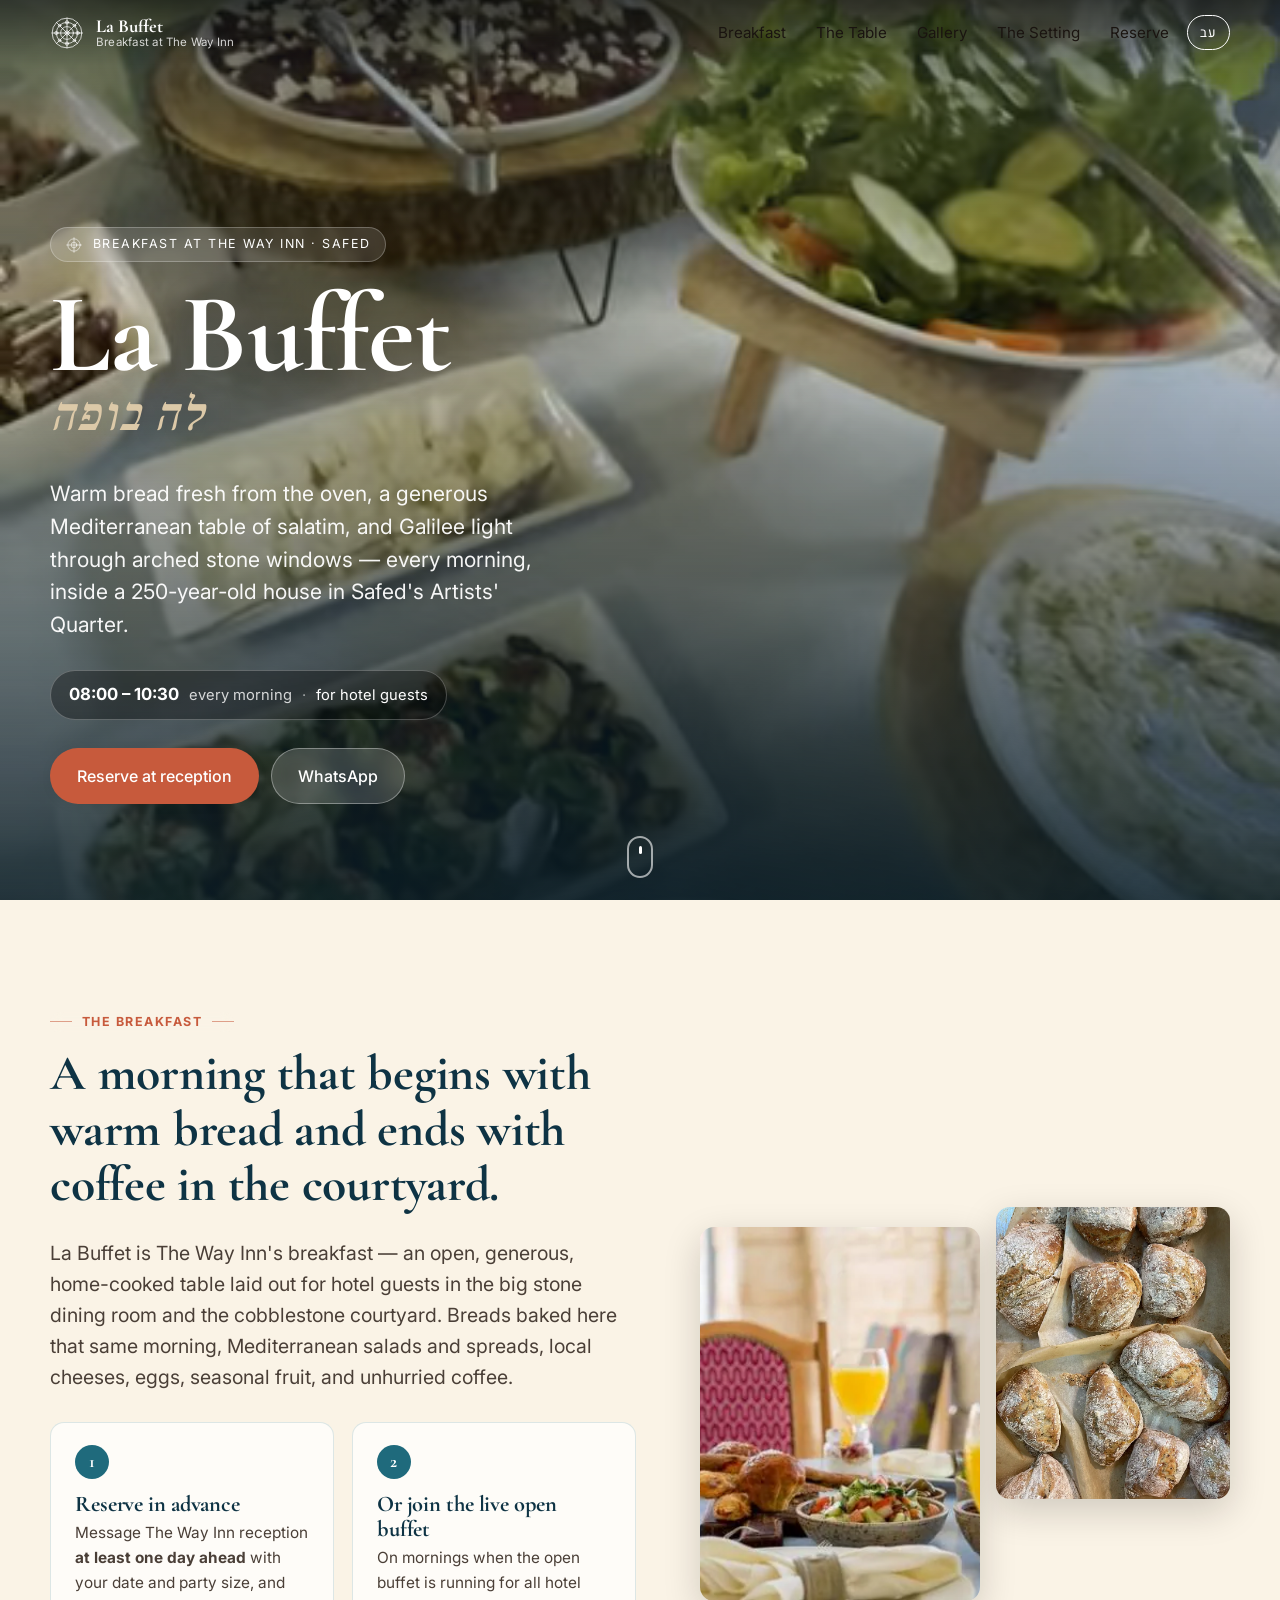
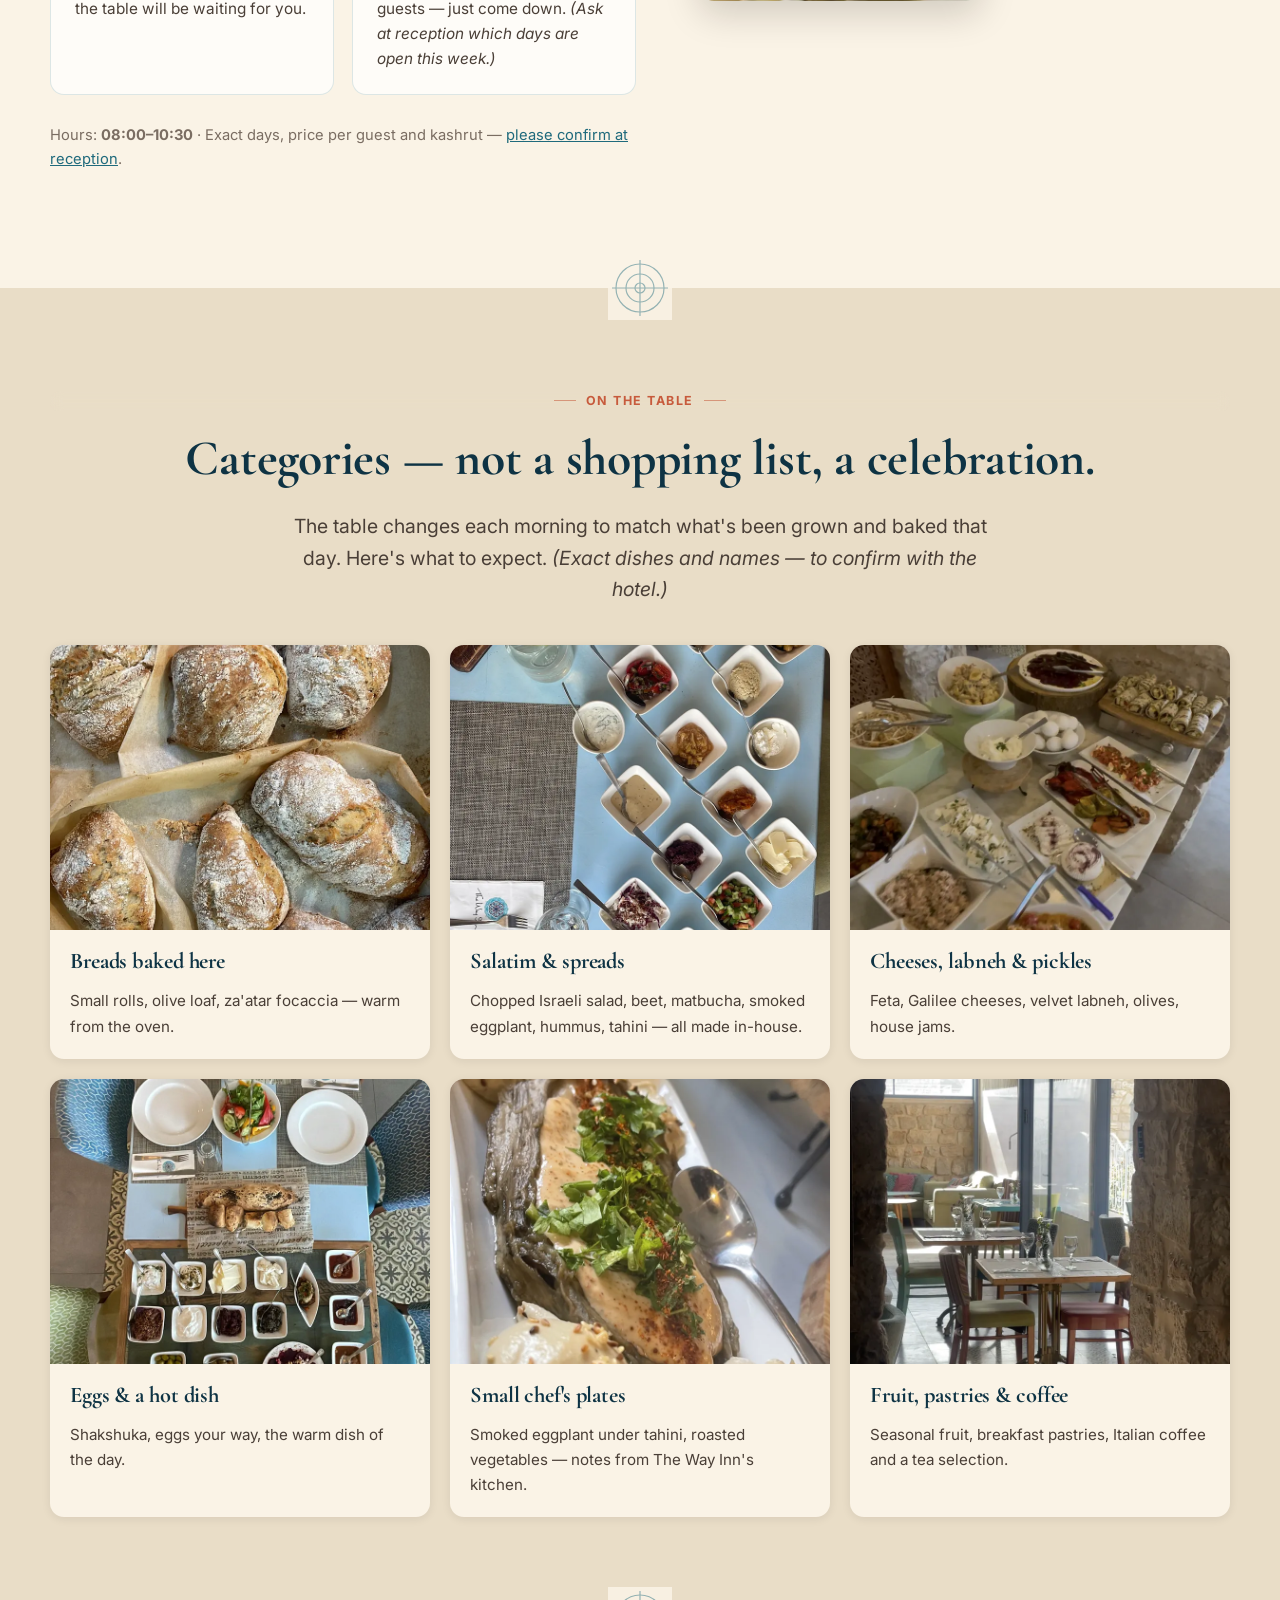
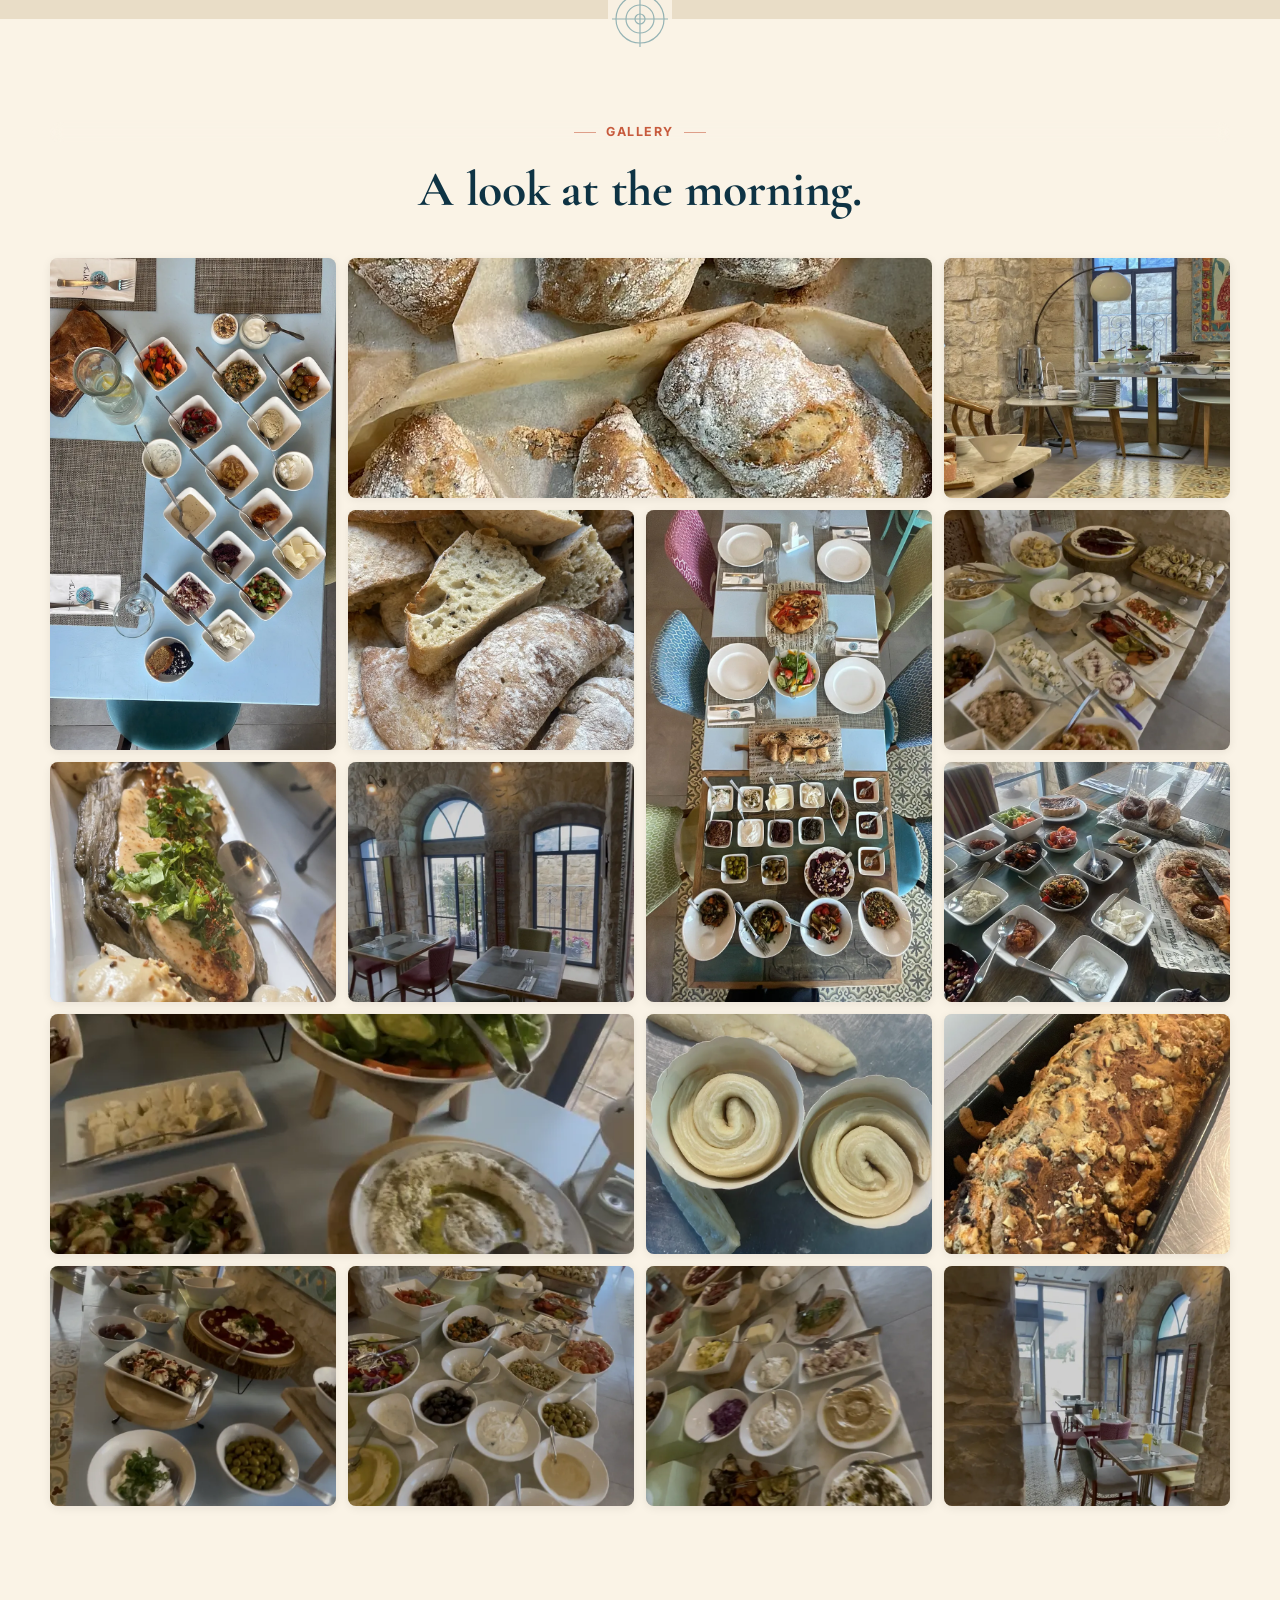
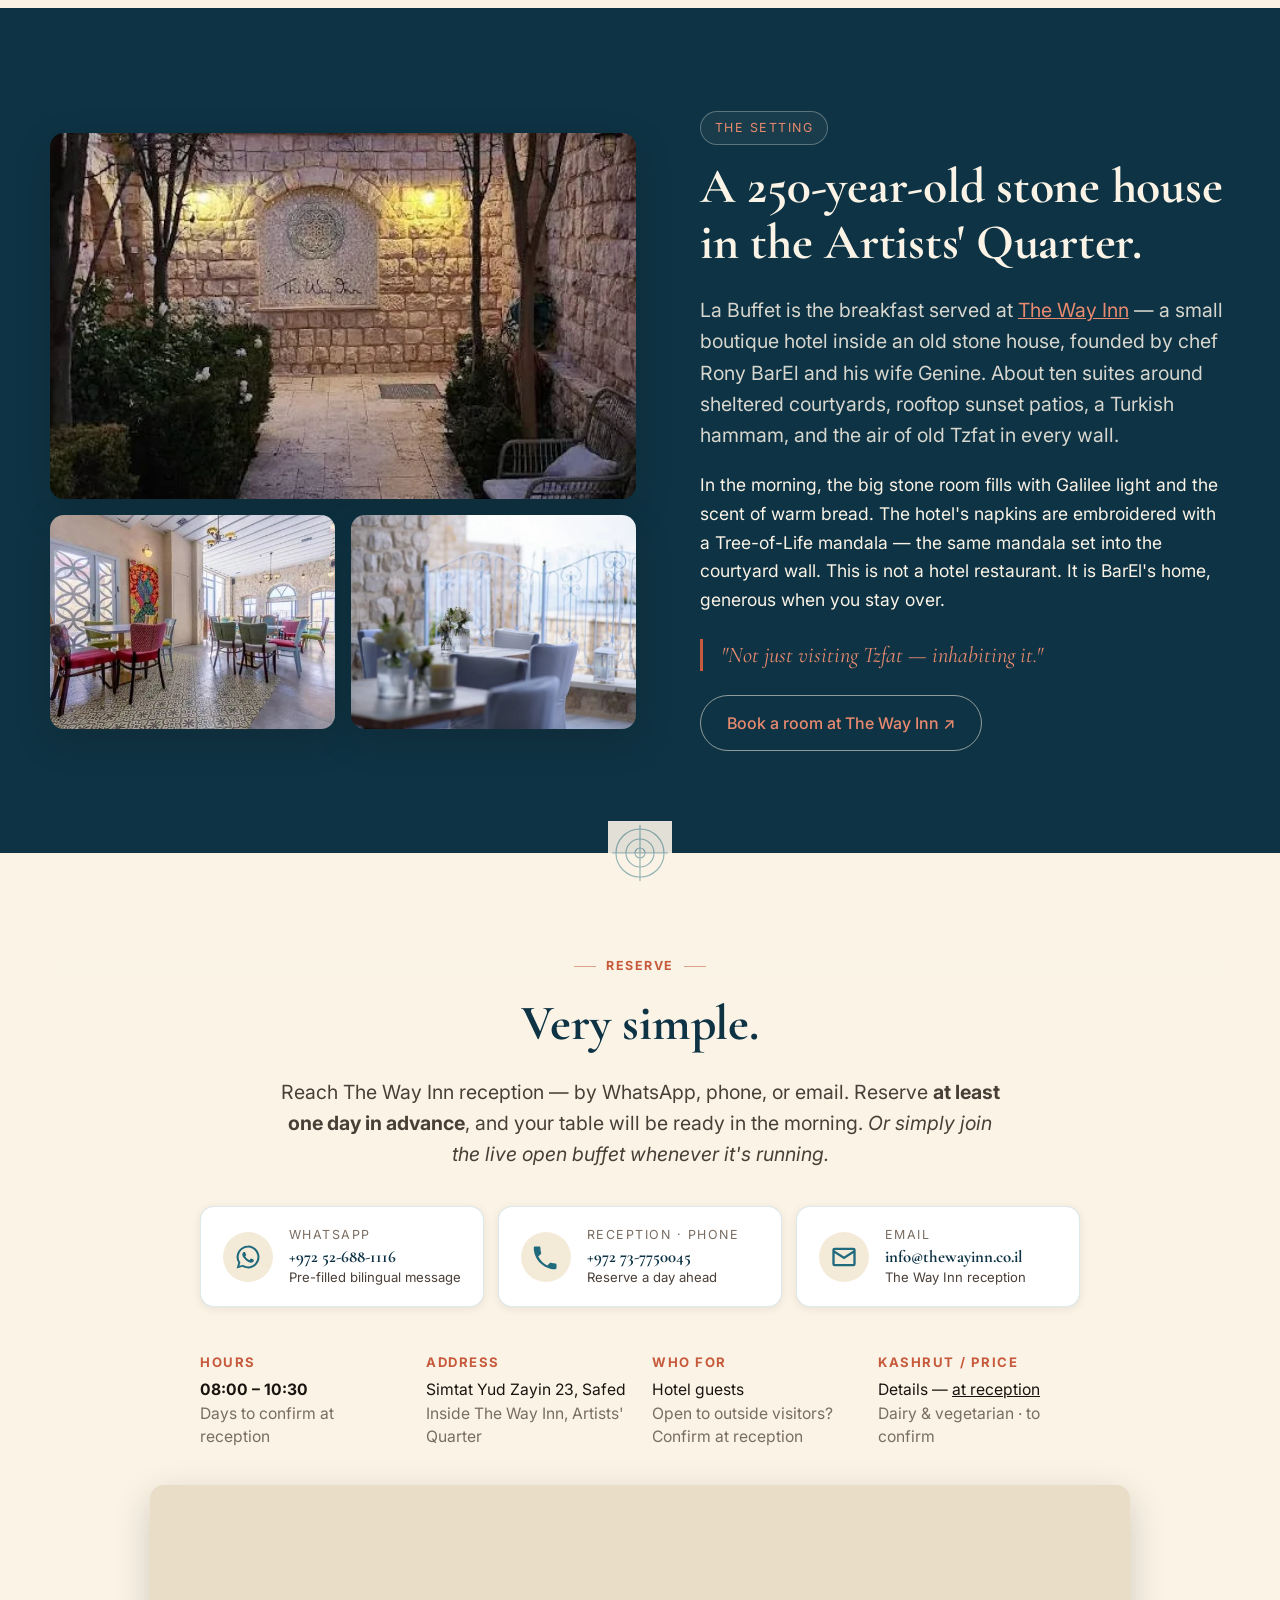
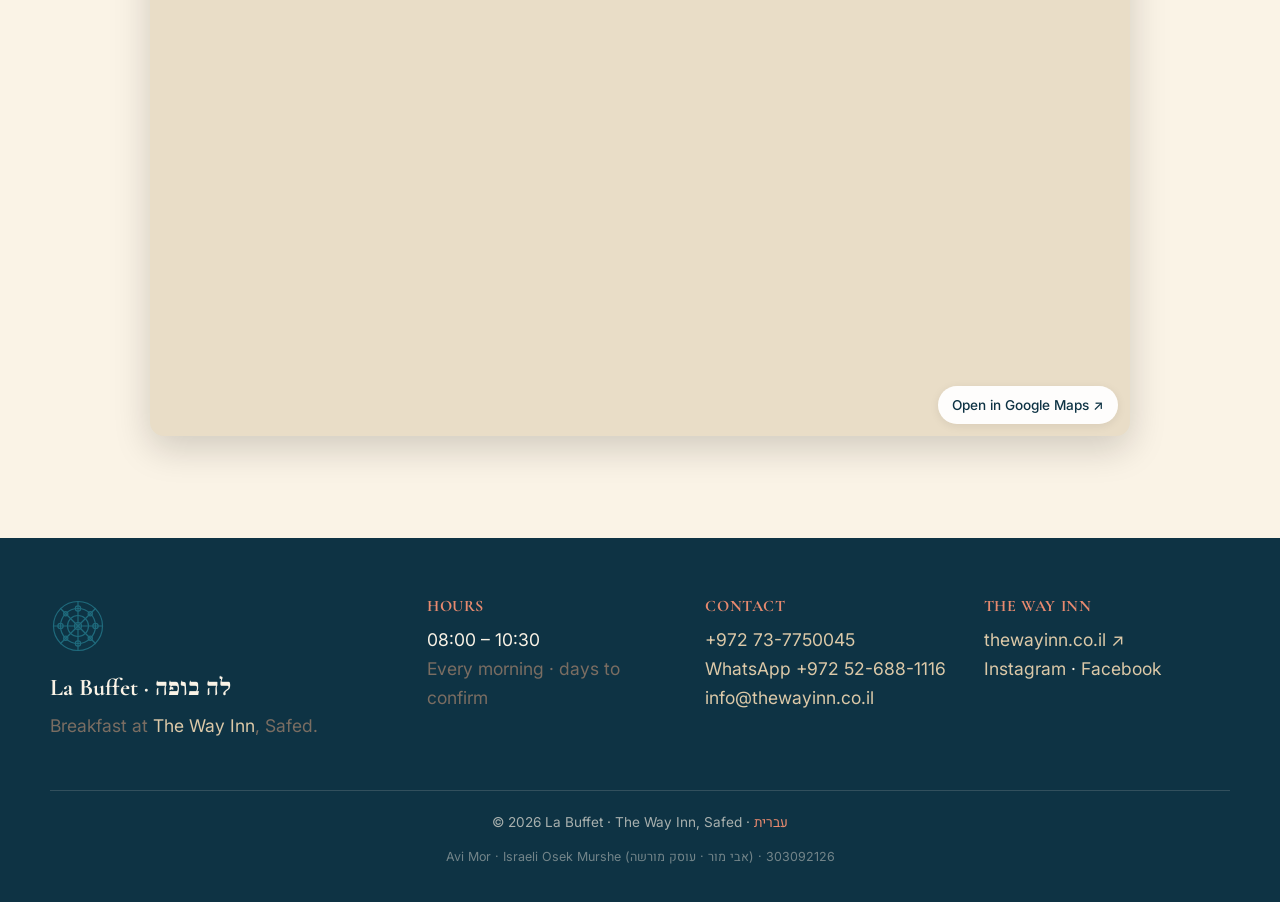
<file: en/index.html>
<!doctype html>
<html lang="en" dir="ltr">
<head>
  <meta charset="utf-8" />
  <meta name="viewport" content="width=device-width,initial-scale=1,viewport-fit=cover" />
  <meta name="theme-color" content="#1f6a7c" />

  <title>La Buffet · Breakfast at The Way Inn, Safed</title>
  <meta name="description" content="La Buffet — a generous Mediterranean breakfast of homemade breads, warm salatim and spreads, served daily 08:00–10:30 to guests of The Way Inn, in the heart of Safed's Artists' Quarter." />

  <link rel="canonical" href="https://wattsonworks.github.io/labuffet/en/" />
  <link rel="alternate" hreflang="en" href="https://wattsonworks.github.io/labuffet/en/" />
  <link rel="alternate" hreflang="he" href="https://wattsonworks.github.io/labuffet/" />
  <link rel="alternate" hreflang="x-default" href="https://wattsonworks.github.io/labuffet/" />

  <meta property="og:type" content="restaurant.restaurant" />
  <meta property="og:locale" content="en_US" />
  <meta property="og:locale:alternate" content="he_IL" />
  <meta property="og:title" content="La Buffet · Breakfast at The Way Inn, Safed" />
  <meta property="og:description" content="A generous Mediterranean breakfast — homemade breads, salatim, local cheeses — for guests of The Way Inn in Safed's Artists' Quarter. Every morning, 08:00–10:30." />
  <meta property="og:url" content="https://wattsonworks.github.io/labuffet/en/" />
  <meta property="og:image" content="https://wattsonworks.github.io/labuffet/img/mezze-overhead-1280.jpg" />
  <meta property="og:image:width" content="1280" />
  <meta property="og:image:height" content="2275" />
  <meta name="twitter:card" content="summary_large_image" />

  <link rel="preconnect" href="https://fonts.googleapis.com" />
  <link rel="preconnect" href="https://fonts.gstatic.com" crossorigin />
  <link rel="stylesheet" href="https://fonts.googleapis.com/css2?family=Frank+Ruhl+Libre:wght@400;500;700;900&family=Heebo:wght@300;400;500;700&family=Cormorant+Garamond:ital,wght@0,400;0,500;0,700;1,400&family=Inter:wght@300;400;500;700&display=swap" />

  <link rel="icon" href="../favicon.svg" type="image/svg+xml" />
  <link rel="stylesheet" href="../css/style.css" />

  <script type="application/ld+json">
  {
    "@context": "https://schema.org",
    "@type": "FoodEstablishment",
    "@id": "https://wattsonworks.github.io/labuffet/#labuffet",
    "name": "La Buffet",
    "alternateName": "Breakfast at The Way Inn",
    "description": "Mediterranean breakfast at The Way Inn, Safed — homemade breads, salatim, local cheeses, served to guests of the hotel.",
    "url": "https://wattsonworks.github.io/labuffet/en/",
    "image": "https://wattsonworks.github.io/labuffet/img/mezze-overhead-1280.jpg",
    "servesCuisine": ["Mediterranean", "Israeli", "Vegetarian"],
    "priceRange": "$$",
    "telephone": "+972-73-7750045",
    "address": {
      "@type": "PostalAddress",
      "streetAddress": "Simtat Yud Zayin 23",
      "addressLocality": "Safed",
      "addressRegion": "Northern District",
      "postalCode": "13231",
      "addressCountry": "IL"
    },
    "geo": {
      "@type": "GeoCoordinates",
      "latitude": 32.965528,
      "longitude": 35.494152
    },
    "hasMap": "https://www.google.com/maps/search/?api=1&query=32.965528%2C35.494152",
    "openingHoursSpecification": [{
      "@type": "OpeningHoursSpecification",
      "dayOfWeek": ["Sunday","Monday","Tuesday","Wednesday","Thursday","Friday","Saturday"],
      "opens": "08:00",
      "closes": "10:30"
    }],
    "sameAs": [
      "https://thewayinn.co.il/",
      "https://www.instagram.com/thewayinn1/",
      "https://www.facebook.com/WayInnIsrael"
    ],
    "isPartOf": {
      "@type": "LodgingBusiness",
      "name": "The Way Inn",
      "url": "https://thewayinn.co.il/"
    },
    "parentOrganization": { "@id": "https://wattsonworks.github.io/labuffet/#avi-mor" }
  }
  </script>

  <script type="application/ld+json">
  {
    "@context": "https://schema.org",
    "@type": "WebSite",
    "@id": "https://wattsonworks.github.io/labuffet/#website",
    "url": "https://wattsonworks.github.io/labuffet/",
    "name": "La Buffet",
    "alternateName": "Breakfast at The Way Inn",
    "inLanguage": ["he", "en"],
    "publisher": { "@id": "https://wattsonworks.github.io/labuffet/#avi-mor" }
  }
  </script>

  <script type="application/ld+json">
  {
    "@context": "https://schema.org",
    "@type": "Organization",
    "@id": "https://wattsonworks.github.io/labuffet/#avi-mor",
    "name": "Avi Mor",
    "alternateName": "אבי מור",
    "legalName": "Avi Mor",
    "taxID": "303092126",
    "vatID": "303092126",
    "identifier": [{
      "@type": "PropertyValue",
      "propertyID": "Israeli Osek Murshe (עוסק מורשה)",
      "value": "303092126"
    }],
    "address": { "@type": "PostalAddress", "addressCountry": "IL" }
  }
  </script>
</head>
<body>
  <a class="skip" href="#main">Skip to content</a>

  <header class="site-header" data-header>
    <div class="wrap header-row">
      <a class="brand" href="#top" aria-label="La Buffet — home">
        <svg class="brand-mark" viewBox="0 0 64 64" aria-hidden="true">
          <use href="#mandala" />
        </svg>
        <span class="brand-text">
          <span class="brand-name">La Buffet</span>
          <span class="brand-sub">Breakfast at The Way Inn</span>
        </span>
      </a>
      <nav class="nav" aria-label="Primary">
        <a href="#breakfast">Breakfast</a>
        <a href="#table">The Table</a>
        <a href="#gallery">Gallery</a>
        <a href="#setting">The Setting</a>
        <a href="#reserve">Reserve</a>
      </nav>
      <div class="lang">
        <a href="../" hreflang="he" lang="he" aria-label="עברית">עב</a>
      </div>
    </div>
  </header>

  <main id="main">

    <!-- ============ HERO ============ -->
    <section class="hero" id="top">
      <picture class="hero-media">
        <source srcset="../img/mezze-overhead-1280.webp 1280w, ../img/mezze-overhead-800.webp 800w" sizes="100vw" type="image/webp" />
        <img src="../img/mezze-overhead-1280.jpg" alt="Overhead view of La Buffet's mezze table with Way Inn napkins" fetchpriority="high" />
      </picture>
      <div class="hero-scrim" aria-hidden="true"></div>

      <video class="hero-video" data-hero-video poster="../img/hero-loop-poster.jpg" muted playsinline loop preload="none" aria-hidden="true">
        <source data-src="../img/hero-loop.webm" type="video/webm" />
        <source data-src="../img/hero-loop.mp4" type="video/mp4" />
      </video>

      <div class="hero-content wrap">
        <div class="eyebrow">
          <svg class="eyebrow-mark" viewBox="0 0 64 64" aria-hidden="true"><use href="#mandala-mini" /></svg>
          <span>Breakfast at The Way Inn · Safed</span>
        </div>
        <h1 class="hero-title">
          <span class="hero-title-he">La&nbsp;Buffet</span>
          <span class="hero-title-en">לה&nbsp;בופה</span>
        </h1>
        <p class="hero-hook">Warm bread fresh from the oven, a generous Mediterranean table of salatim, and Galilee light through arched stone windows — every morning, inside a 250-year-old house in Safed's Artists' Quarter.</p>
        <div class="hero-meta">
          <span class="hero-hours"><strong>08:00 – 10:30</strong> <span>every morning</span></span>
          <span class="hero-dot" aria-hidden="true">·</span>
          <span>for hotel guests</span>
        </div>
        <div class="hero-cta">
          <a class="btn btn-primary" href="#reserve">Reserve at reception</a>
          <a class="btn btn-ghost" href="https://wa.me/972526881116?text=Hi%2C%20we%27d%20like%20to%20reserve%20La%20Buffet%20breakfast%20at%20The%20Way%20Inn%20for%20%5Bdate%5D%2C%20%5Bnumber%20of%20guests%5D.%20Thanks%21" target="_blank" rel="noopener">WhatsApp</a>
        </div>
      </div>
      <a class="hero-scroll" href="#breakfast" aria-label="Scroll down">
        <span></span>
      </a>
    </section>

    <!-- ============ BREAKFAST ============ -->
    <section class="section section-warm" id="breakfast">
      <div class="wrap split">
        <div class="split-text">
          <p class="eyebrow eyebrow-dark"><span>The breakfast</span></p>
          <h2>A morning that begins with warm bread and ends with coffee in the courtyard.</h2>
          <p class="lede">La Buffet is The Way Inn's breakfast — an open, generous, home-cooked table laid out for hotel guests in the big stone dining room and the cobblestone courtyard. Breads baked here that same morning, Mediterranean salads and spreads, local cheeses, eggs, seasonal fruit, and unhurried coffee.</p>

          <div class="howcards">
            <div class="howcard">
              <div class="howcard-num">1</div>
              <h3>Reserve in advance</h3>
              <p>Message The Way Inn reception <strong>at least one day ahead</strong> with your date and party size, and the table will be waiting for you.</p>
            </div>
            <div class="howcard">
              <div class="howcard-num">2</div>
              <h3>Or join the live open buffet</h3>
              <p>On mornings when the open buffet is running for all hotel guests — just come down. <em>(Ask at reception which days are open this week.)</em></p>
            </div>
          </div>

          <p class="muted-note">Hours: <strong>08:00–10:30</strong> · Exact days, price per guest and kashrut — <a href="#reserve">please confirm at reception</a>.</p>
        </div>
        <div class="split-media">
          <picture>
            <source srcset="../img/bread-salad-juice-525.webp" type="image/webp" />
            <img loading="lazy" src="../img/bread-salad-juice-525.jpg" alt="Warm bread, Israeli salad, and a glass of orange juice on the breakfast table" />
          </picture>
          <picture class="split-media-tall">
            <source srcset="../img/homemade-bread-800.webp" type="image/webp" />
            <img loading="lazy" src="../img/homemade-bread-800.jpg" alt="Homemade breads on parchment, fresh from the oven" />
          </picture>
        </div>
      </div>
    </section>

    <!-- ============ WHAT'S ON THE TABLE ============ -->
    <section class="section section-stone" id="table">
      <div class="wrap">
        <p class="eyebrow eyebrow-dark center"><span>On the table</span></p>
        <h2 class="center">Categories — not a shopping list, a celebration.</h2>
        <p class="lede center maxw">The table changes each morning to match what's been grown and baked that day. Here's what to expect. <em>(Exact dishes and names — to confirm with the hotel.)</em></p>

        <ul class="categories">
          <li>
            <picture><source srcset="../img/homemade-bread-800.webp" type="image/webp"/><img loading="lazy" src="../img/homemade-bread-800.jpg" alt="Homemade breads"/></picture>
            <h3>Breads baked here</h3>
            <p>Small rolls, olive loaf, za'atar focaccia — warm from the oven.</p>
          </li>
          <li>
            <picture><source srcset="../img/mezze-overhead-800.webp" type="image/webp"/><img loading="lazy" src="../img/mezze-overhead-800.jpg" alt="Mezze table overhead"/></picture>
            <h3>Salatim &amp; spreads</h3>
            <p>Chopped Israeli salad, beet, matbucha, smoked eggplant, hummus, tahini — all made in-house.</p>
          </li>
          <li>
            <picture><source srcset="../img/buffet-spread-800.webp" type="image/webp"/><img loading="lazy" src="../img/buffet-spread-800.jpg" alt="Cheeses, labneh, pickles, jams"/></picture>
            <h3>Cheeses, labneh &amp; pickles</h3>
            <p>Feta, Galilee cheeses, velvet labneh, olives, house jams.</p>
          </li>
          <li>
            <picture><source srcset="../img/table-for-four-800.webp" type="image/webp"/><img loading="lazy" src="../img/table-for-four-800.jpg" alt="A breakfast table with shakshuka"/></picture>
            <h3>Eggs &amp; a hot dish</h3>
            <p>Shakshuka, eggs your way, the warm dish of the day.</p>
          </li>
          <li>
            <picture><source srcset="../img/eggplant-tahini-800.webp" type="image/webp"/><img loading="lazy" src="../img/eggplant-tahini-800.jpg" alt="Smoked eggplant with tahini, coriander, paprika"/></picture>
            <h3>Small chef's plates</h3>
            <p>Smoked eggplant under tahini, roasted vegetables — notes from The Way Inn's kitchen.</p>
          </li>
          <li>
            <picture><source srcset="../img/specialty-loaf-800.webp" type="image/webp"/><img loading="lazy" src="../img/specialty-loaf-800.jpg" alt="A nut and chocolate loaf cake"/></picture>
            <h3>Fruit, pastries &amp; coffee</h3>
            <p>Seasonal fruit, breakfast pastries, Italian coffee and a tea selection.</p>
          </li>
        </ul>
      </div>
    </section>

    <!-- ============ GALLERY ============ -->
    <section class="section section-warm" id="gallery">
      <div class="wrap">
        <p class="eyebrow eyebrow-dark center"><span>Gallery</span></p>
        <h2 class="center">A look at the morning.</h2>

        <div class="gallery" data-gallery>
          <a class="g-item g-tall" href="../img/mezze-overhead-1280.jpg" data-cap="The mezze table — overhead.">
            <picture><source srcset="../img/mezze-overhead-800.webp" type="image/webp"/><img loading="lazy" src="../img/mezze-overhead-800.jpg" alt="Mezze table overhead"/></picture>
          </a>
          <a class="g-item g-wide" href="../img/homemade-bread-1280.jpg" data-cap="Homemade breads, fresh out of the oven.">
            <picture><source srcset="../img/homemade-bread-800.webp" type="image/webp"/><img loading="lazy" src="../img/homemade-bread-800.jpg" alt="Homemade breads"/></picture>
          </a>
          <a class="g-item" href="../img/dining-buffet-tall-1280.jpg" data-cap="The dining room and The Way Inn's blue iron window.">
            <picture><source srcset="../img/dining-buffet-tall-800.webp" type="image/webp"/><img loading="lazy" src="../img/dining-buffet-tall-800.jpg" alt="Stone dining room with open buffet"/></picture>
          </a>
          <a class="g-item" href="../img/bread-cut-1280.jpg" data-cap="Bread sliced — airy inside.">
            <picture><source srcset="../img/bread-cut-800.webp" type="image/webp"/><img loading="lazy" src="../img/bread-cut-800.jpg" alt="Sliced bread"/></picture>
          </a>
          <a class="g-item g-tall" href="../img/table-for-four-1280.jpg" data-cap="A table for four — shakshuka, salatim, bread.">
            <picture><source srcset="../img/table-for-four-800.webp" type="image/webp"/><img loading="lazy" src="../img/table-for-four-800.jpg" alt="Breakfast table for four"/></picture>
          </a>
          <a class="g-item" href="../img/buffet-spread-1280.jpg" data-cap="Cheeses, pickles and jams on the open buffet.">
            <picture><source srcset="../img/buffet-spread-800.webp" type="image/webp"/><img loading="lazy" src="../img/buffet-spread-800.jpg" alt="Cheeses, pickles and jams"/></picture>
          </a>
          <a class="g-item" href="../img/eggplant-tahini-1280.jpg" data-cap="Smoked eggplant under tahini and paprika.">
            <picture><source srcset="../img/eggplant-tahini-800.webp" type="image/webp"/><img loading="lazy" src="../img/eggplant-tahini-800.jpg" alt="Smoked eggplant in tahini"/></picture>
          </a>
          <a class="g-item" href="../img/dining-windows-1280.jpg" data-cap="Arched stone windows onto the Galilee hills.">
            <picture><source srcset="../img/dining-windows-800.webp" type="image/webp"/><img loading="lazy" src="../img/dining-windows-800.jpg" alt="Arched windows in the dining room"/></picture>
          </a>
          <a class="g-item g-wide" href="../img/salatim-closeup-1280.jpg" data-cap="Salatim close-up — beet, labneh, olives.">
            <picture><source srcset="../img/salatim-closeup-800.webp" type="image/webp"/><img loading="lazy" src="../img/salatim-closeup-800.jpg" alt="Salatim close-up"/></picture>
          </a>
          <a class="g-item" href="../img/mezze-window-800.jpg" data-cap="The mezze table by the blue iron gates.">
            <picture><source srcset="../img/mezze-window-800.webp" type="image/webp"/><img loading="lazy" src="../img/mezze-window-800.jpg" alt="Mezze table by the window"/></picture>
          </a>
          <a class="g-item" href="../img/dough-spirals-1280.jpg" data-cap="Dough shaped by hand — on its way to the oven.">
            <picture><source srcset="../img/dough-spirals-800.webp" type="image/webp"/><img loading="lazy" src="../img/dough-spirals-800.jpg" alt="Dough before baking"/></picture>
          </a>
          <a class="g-item" href="../img/nut-loaf-1280.jpg" data-cap="A walnut and chocolate cake — house-baked.">
            <picture><source srcset="../img/nut-loaf-800.webp" type="image/webp"/><img loading="lazy" src="../img/nut-loaf-800.jpg" alt="Walnut and chocolate loaf"/></picture>
          </a>
          <a class="g-item" href="../img/mezze-side-1280.jpg" data-cap="The spread from the side.">
            <picture><source srcset="../img/mezze-side-800.webp" type="image/webp"/><img loading="lazy" src="../img/mezze-side-800.jpg" alt="Mezze table from the side"/></picture>
          </a>
          <a class="g-item" href="../img/mezze-marble-1280.jpg" data-cap="Marble and porcelain.">
            <picture><source srcset="../img/mezze-marble-800.webp" type="image/webp"/><img loading="lazy" src="../img/mezze-marble-800.jpg" alt="Mezze on a marble table"/></picture>
          </a>
          <a class="g-item" href="../img/mezze-yogurt-1280.jpg" data-cap="Labneh, olives, yogurt in bowls.">
            <picture><source srcset="../img/mezze-yogurt-800.webp" type="image/webp"/><img loading="lazy" src="../img/mezze-yogurt-800.jpg" alt="Labneh and yogurt"/></picture>
          </a>
          <a class="g-item" href="../img/dining-archway-1280.jpg" data-cap="Through the stone archway into the dining room.">
            <picture><source srcset="../img/dining-archway-800.webp" type="image/webp"/><img loading="lazy" src="../img/dining-archway-800.jpg" alt="Dining room through a stone archway"/></picture>
          </a>
        </div>
      </div>
    </section>

    <!-- ============ THE SETTING ============ -->
    <section class="section section-dark" id="setting">
      <div class="wrap split split-reverse">
        <div class="split-text">
          <p class="eyebrow"><span>The setting</span></p>
          <h2>A 250-year-old stone house in the Artists' Quarter.</h2>
          <p class="lede">La Buffet is the breakfast served at <a href="https://thewayinn.co.il/" target="_blank" rel="noopener">The Way Inn</a> — a small boutique hotel inside an old stone house, founded by chef Rony BarEl and his wife Genine. About ten suites around sheltered courtyards, rooftop sunset patios, a Turkish hammam, and the air of old Tzfat in every wall.</p>
          <p>In the morning, the big stone room fills with Galilee light and the scent of warm bread. The hotel's napkins are embroidered with a Tree-of-Life mandala — the same mandala set into the courtyard wall. This is not a hotel restaurant. It is BarEl's home, generous when you stay over.</p>
          <p class="quote">"Not just visiting Tzfat — inhabiting it."</p>
          <a class="btn btn-outline" href="https://thewayinn.co.il/" target="_blank" rel="noopener">Book a room at The Way Inn ↗</a>
        </div>
        <div class="split-media setting-media">
          <picture>
            <source srcset="../img/courtyard-treeoflife-494.webp" type="image/webp"/>
            <img loading="lazy" src="../img/courtyard-treeoflife-494.jpg" alt="The Way Inn courtyard at night with the Tree-of-Life plaque on the stone wall" />
          </picture>
          <picture>
            <source srcset="../img/dining-chairs-536.webp" type="image/webp"/>
            <img loading="lazy" src="../img/dining-chairs-536.jpg" alt="Dining room with colorful chairs and patterned tile floor" />
          </picture>
          <picture>
            <source srcset="../img/courtyard-flowers-800.webp" type="image/webp"/>
            <img loading="lazy" src="../img/courtyard-flowers-800.jpg" alt="Blue iron gates with flowers in the courtyard" />
          </picture>
        </div>
      </div>
    </section>

    <!-- ============ RESERVE ============ -->
    <section class="section section-warm" id="reserve">
      <div class="wrap">
        <p class="eyebrow eyebrow-dark center"><span>Reserve</span></p>
        <h2 class="center">Very simple.</h2>
        <p class="lede center maxw">Reach The Way Inn reception — by WhatsApp, phone, or email. Reserve <strong>at least one day in advance</strong>, and your table will be ready in the morning. <em>Or simply join the live open buffet whenever it's running.</em></p>

        <div class="cta-grid">
          <a class="cta-card" href="https://wa.me/972526881116?text=Hi%2C%20we%27d%20like%20to%20reserve%20La%20Buffet%20breakfast%20at%20The%20Way%20Inn%20for%20%5Bdate%5D%2C%20%5Bnumber%20of%20guests%5D.%20Thanks%21" target="_blank" rel="noopener">
            <span class="cta-icon" aria-hidden="true">
              <svg viewBox="0 0 32 32" width="28" height="28"><path fill="currentColor" d="M16 3a13 13 0 0 0-11.16 19.6L3 29l6.6-1.74A13 13 0 1 0 16 3Zm0 23.74a10.7 10.7 0 0 1-5.46-1.5l-.39-.23-3.92 1.03 1.05-3.83-.25-.4A10.74 10.74 0 1 1 16 26.74Zm6-7.83c-.32-.16-1.92-.95-2.22-1.06s-.51-.16-.73.16-.84 1.06-1.03 1.28-.38.24-.7.08a8.8 8.8 0 0 1-2.6-1.6 9.7 9.7 0 0 1-1.8-2.24c-.19-.32 0-.5.14-.66.15-.15.32-.38.48-.57s.21-.32.32-.54.05-.4-.03-.57-.73-1.74-1-2.39-.53-.55-.73-.56h-.62a1.2 1.2 0 0 0-.87.4 3.62 3.62 0 0 0-1.14 2.7 6.27 6.27 0 0 0 1.33 3.36 14.4 14.4 0 0 0 5.55 4.9c.78.33 1.39.53 1.86.68a4.5 4.5 0 0 0 2.05.13 3.36 3.36 0 0 0 2.2-1.55 2.74 2.74 0 0 0 .19-1.55c-.08-.13-.29-.21-.61-.37Z"/></svg>
            </span>
            <span class="cta-body">
              <span class="cta-label">WhatsApp</span>
              <span class="cta-val">+972 52-688-1116</span>
              <span class="cta-hint">Pre-filled bilingual message</span>
            </span>
          </a>
          <a class="cta-card" href="tel:+97273-7750045">
            <span class="cta-icon" aria-hidden="true">
              <svg viewBox="0 0 24 24" width="28" height="28"><path fill="currentColor" d="M20 17.5c-1.2 0-2.4-.2-3.6-.6-.4-.1-.8 0-1.1.2l-2.2 2.2a17.4 17.4 0 0 1-7.7-7.7l2.2-2.2c.3-.3.4-.7.2-1.1A12.6 12.6 0 0 1 7.2 4c0-.5-.5-1-1-1H2.5c-.5 0-1 .5-1 1 0 10 8.5 18.5 18.5 18.5.5 0 1-.5 1-1V18.5c0-.5-.5-1-1-1Z"/></svg>
            </span>
            <span class="cta-body">
              <span class="cta-label">Reception · phone</span>
              <span class="cta-val">+972 73-7750045</span>
              <span class="cta-hint">Reserve a day ahead</span>
            </span>
          </a>
          <a class="cta-card" href="mailto:info@thewayinn.co.il?subject=La%20Buffet%20%E2%80%94%20breakfast%20reservation&body=Hi%2C%20we%27d%20like%20to%20reserve%20La%20Buffet%20breakfast%20for%20%5Bdate%5D%2C%20%5Bnumber%20of%20guests%5D.">
            <span class="cta-icon" aria-hidden="true">
              <svg viewBox="0 0 24 24" width="28" height="28"><path fill="currentColor" d="M4 4h16a2 2 0 0 1 2 2v12a2 2 0 0 1-2 2H4a2 2 0 0 1-2-2V6a2 2 0 0 1 2-2Zm0 2v.4l8 5.2 8-5.2V6H4Zm0 12h16V8.8l-7.4 4.8a1 1 0 0 1-1.2 0L4 8.8V18Z"/></svg>
            </span>
            <span class="cta-body">
              <span class="cta-label">Email</span>
              <span class="cta-val">info@thewayinn.co.il</span>
              <span class="cta-hint">The Way Inn reception</span>
            </span>
          </a>
        </div>

        <div class="info-grid">
          <div>
            <h3>Hours</h3>
            <p><strong>08:00 – 10:30</strong><br/><span class="muted">Days to confirm at reception</span></p>
          </div>
          <div>
            <h3>Address</h3>
            <p>Simtat Yud Zayin 23, Safed<br/><span class="muted">Inside The Way Inn, Artists' Quarter</span></p>
          </div>
          <div>
            <h3>Who for</h3>
            <p>Hotel guests<br/><span class="muted">Open to outside visitors? Confirm at reception</span></p>
          </div>
          <div>
            <h3>Kashrut / price</h3>
            <p>Details — <a href="#reserve">at reception</a><br/><span class="muted">Dairy &amp; vegetarian · to confirm</span></p>
          </div>
        </div>

        <div class="map-wrap">
          <iframe
            title="Map of The Way Inn in Safed"
            loading="lazy"
            referrerpolicy="no-referrer-when-downgrade"
            src="https://www.openstreetmap.org/export/embed.html?bbox=35.4907%2C32.9637%2C35.4977%2C32.9673&amp;layer=mapnik&amp;marker=32.965528%2C35.494152"
            allowfullscreen></iframe>
          <a class="map-link" href="https://www.google.com/maps/search/?api=1&amp;query=32.965528%2C35.494152" target="_blank" rel="noopener">Open in Google Maps ↗</a>
        </div>
      </div>
    </section>

    <!-- ============ FOOTER ============ -->
    <footer class="site-footer">
      <div class="wrap footer-grid">
        <div>
          <svg class="brand-mark brand-mark-lg" viewBox="0 0 64 64" aria-hidden="true"><use href="#mandala"/></svg>
          <p class="footer-name">La Buffet · לה בופה</p>
          <p class="muted">Breakfast at <a href="https://thewayinn.co.il/" target="_blank" rel="noopener">The Way Inn</a>, Safed.</p>
        </div>
        <div>
          <h4>Hours</h4>
          <p>08:00 – 10:30<br/><span class="muted">Every morning · days to confirm</span></p>
        </div>
        <div>
          <h4>Contact</h4>
          <p>
            <a href="tel:+97273-7750045">+972 73-7750045</a><br/>
            <a href="https://wa.me/972526881116" target="_blank" rel="noopener">WhatsApp +972 52-688-1116</a><br/>
            <a href="mailto:info@thewayinn.co.il">info@thewayinn.co.il</a>
          </p>
        </div>
        <div>
          <h4>The Way Inn</h4>
          <p>
            <a href="https://thewayinn.co.il/" target="_blank" rel="noopener">thewayinn.co.il ↗</a><br/>
            <a href="https://www.instagram.com/thewayinn1/" target="_blank" rel="noopener">Instagram</a> ·
            <a href="https://www.facebook.com/WayInnIsrael" target="_blank" rel="noopener">Facebook</a>
          </p>
        </div>
      </div>
      <div class="wrap copyright">
        <p>© <span data-year>2026</span> La Buffet · The Way Inn, Safed · <a href="../">עברית</a></p>
        <p class="legal" style="margin-top:.4rem;font-size:.78rem;opacity:.65">Avi Mor · Israeli Osek Murshe (אבי מור · עוסק מורשה) · 303092126</p>
      </div>
    </footer>
  </main>

  <!-- Sticky mobile CTAs -->
  <div class="sticky-cta" aria-label="Quick actions">
    <a class="sticky-btn sticky-primary" href="#reserve">Reserve</a>
    <a class="sticky-btn sticky-wa" href="https://wa.me/972526881116" target="_blank" rel="noopener" aria-label="WhatsApp">
      <svg viewBox="0 0 32 32" width="22" height="22"><path fill="currentColor" d="M16 3a13 13 0 0 0-11.16 19.6L3 29l6.6-1.74A13 13 0 1 0 16 3Zm0 23.74a10.7 10.7 0 0 1-5.46-1.5l-.39-.23-3.92 1.03 1.05-3.83-.25-.4A10.74 10.74 0 1 1 16 26.74Zm6-7.83c-.32-.16-1.92-.95-2.22-1.06s-.51-.16-.73.16-.84 1.06-1.03 1.28-.38.24-.7.08a8.8 8.8 0 0 1-2.6-1.6 9.7 9.7 0 0 1-1.8-2.24c-.19-.32 0-.5.14-.66.15-.15.32-.38.48-.57s.21-.32.32-.54.05-.4-.03-.57-.73-1.74-1-2.39-.53-.55-.73-.56h-.62a1.2 1.2 0 0 0-.87.4 3.62 3.62 0 0 0-1.14 2.7 6.27 6.27 0 0 0 1.33 3.36 14.4 14.4 0 0 0 5.55 4.9c.78.33 1.39.53 1.86.68a4.5 4.5 0 0 0 2.05.13 3.36 3.36 0 0 0 2.2-1.55 2.74 2.74 0 0 0 .19-1.55c-.08-.13-.29-.21-.61-.37Z"/></svg>
    </a>
    <a class="sticky-btn sticky-tel" href="tel:+97273-7750045" aria-label="Call reception">
      <svg viewBox="0 0 24 24" width="22" height="22"><path fill="currentColor" d="M20 17.5c-1.2 0-2.4-.2-3.6-.6-.4-.1-.8 0-1.1.2l-2.2 2.2a17.4 17.4 0 0 1-7.7-7.7l2.2-2.2c.3-.3.4-.7.2-1.1A12.6 12.6 0 0 1 7.2 4c0-.5-.5-1-1-1H2.5c-.5 0-1 .5-1 1 0 10 8.5 18.5 18.5 18.5.5 0 1-.5 1-1V18.5c0-.5-.5-1-1-1Z"/></svg>
    </a>
  </div>

  <!-- Lightbox -->
  <div class="lightbox" data-lightbox hidden role="dialog" aria-modal="true" aria-label="Gallery">
    <button class="lb-close" data-lb-close aria-label="Close">×</button>
    <button class="lb-prev" data-lb-prev aria-label="Previous">‹</button>
    <button class="lb-next" data-lb-next aria-label="Next">›</button>
    <figure>
      <img data-lb-img alt="" />
      <figcaption data-lb-cap></figcaption>
    </figure>
  </div>

  <!-- SVG sprite -->
  <svg width="0" height="0" style="position:absolute" aria-hidden="true">
    <defs>
      <symbol id="mandala" viewBox="0 0 64 64">
        <g fill="none" stroke="currentColor" stroke-width="1.4" stroke-linecap="round">
          <circle cx="32" cy="32" r="28"/>
          <circle cx="32" cy="32" r="20"/>
          <circle cx="32" cy="32" r="12"/>
          <circle cx="32" cy="32" r="4"/>
          <g>
            <line x1="32" y1="4"  x2="32" y2="60"/>
            <line x1="4"  y1="32" x2="60" y2="32"/>
            <line x1="12" y1="12" x2="52" y2="52"/>
            <line x1="52" y1="12" x2="12" y2="52"/>
          </g>
          <g>
            <circle cx="32" cy="12" r="3"/>
            <circle cx="32" cy="52" r="3"/>
            <circle cx="12" cy="32" r="3"/>
            <circle cx="52" cy="32" r="3"/>
            <circle cx="18" cy="18" r="2.4"/>
            <circle cx="46" cy="18" r="2.4"/>
            <circle cx="18" cy="46" r="2.4"/>
            <circle cx="46" cy="46" r="2.4"/>
          </g>
        </g>
      </symbol>
      <symbol id="mandala-mini" viewBox="0 0 64 64">
        <g fill="none" stroke="currentColor" stroke-width="2" stroke-linecap="round">
          <circle cx="32" cy="32" r="22"/>
          <circle cx="32" cy="32" r="10"/>
          <line x1="32" y1="6"  x2="32" y2="58"/>
          <line x1="6"  y1="32" x2="58" y2="32"/>
        </g>
      </symbol>
    </defs>
  </svg>

  <script src="../js/site.js" defer></script>
</body>
</html>
</file>
<file: css/style.css>
/* =========================================================
   La Buffet · The Way Inn, Safed
   Single stylesheet (mobile-first, RTL primary, LTR via [dir])
   ========================================================= */

/* ---------- Reset / Box ---------- */
*, *::before, *::after { box-sizing: border-box; }
html { -webkit-text-size-adjust: 100%; scroll-behavior: smooth; }
body { margin: 0; }
img, picture, video, svg, iframe { display: block; max-width: 100%; height: auto; }
button { font: inherit; cursor: pointer; }
a { color: inherit; }
:focus-visible { outline: 2px solid var(--accent); outline-offset: 3px; border-radius: 2px; }

/* ---------- Tokens ---------- */
:root {
  --ink:        #1a1410;
  --ink-soft:   #4a3f37;
  --muted:      #7a6d62;
  --cream:      #faf3e6;
  --cream-2:    #f4ead8;
  --stone:      #e9ddc7;
  --stone-warm: #dcc9a8;
  --teal:       #1f6a7c;       /* Tree-of-Life blue */
  --teal-deep:  #144654;
  --teal-ink:   #0e3344;
  --terra:      #c75a3c;
  --terra-soft: #e88a6f;
  --gold:       #c69654;
  --accent:     var(--terra);

  --maxw: 1180px;
  --gutter: clamp(16px, 4vw, 32px);
  --radius: 14px;
  --radius-sm: 8px;
  --shadow-sm: 0 2px 10px rgba(20,15,10,.08);
  --shadow-md: 0 12px 36px rgba(20,15,10,.18);
  --shadow-lg: 0 28px 60px rgba(20,15,10,.28);

  --font-display: "Frank Ruhl Libre", "Cormorant Garamond", Georgia, serif;
  --font-display-en: "Cormorant Garamond", "Frank Ruhl Libre", Georgia, serif;
  --font-body: "Heebo", "Inter", system-ui, -apple-system, "Segoe UI", sans-serif;
  --font-body-en: "Inter", "Heebo", system-ui, -apple-system, "Segoe UI", sans-serif;
}

[dir="ltr"] { --font-display: var(--font-display-en); --font-body: var(--font-body-en); }

/* ---------- Base ---------- */
html, body { background: var(--cream); color: var(--ink); }
body {
  font-family: var(--font-body);
  font-weight: 400;
  font-size: clamp(15px, 1.02vw + 12.5px, 17.5px);
  line-height: 1.65;
  text-rendering: optimizeLegibility;
  -webkit-font-smoothing: antialiased;
  overflow-x: hidden;
}

h1, h2, h3, h4 {
  font-family: var(--font-display);
  font-weight: 700;
  line-height: 1.12;
  letter-spacing: -0.005em;
  color: var(--teal-ink);
  margin: 0 0 .5em;
}
h1 { font-size: clamp(2.4rem, 6vw + .5rem, 5.4rem); font-weight: 900; }
h2 { font-size: clamp(1.8rem, 3vw + .8rem, 3.1rem); }
h3 { font-size: clamp(1.15rem, .6vw + 1rem, 1.4rem); }
h4 { font-size: 1rem; letter-spacing: .04em; text-transform: uppercase; color: var(--ink-soft); font-weight: 700; }
p  { margin: 0 0 1em; }
.lede { font-size: clamp(1.05rem, .3vw + 1rem, 1.22rem); color: var(--ink-soft); line-height: 1.6; }
.muted { color: var(--muted); }
.maxw { max-width: 60ch; margin-inline: auto; }
.center { text-align: center; }
.skip { position: absolute; inset-block-start: -100px; inset-inline-start: 16px; background: var(--ink); color: #fff; padding: 10px 14px; border-radius: 8px; z-index: 200; }
.skip:focus { inset-block-start: 12px; }

.wrap { width: min(100% - calc(var(--gutter) * 2), var(--maxw)); margin-inline: auto; }

/* ---------- Buttons ---------- */
.btn {
  display: inline-flex; align-items: center; gap: .5em;
  padding: 14px 26px;
  font-family: var(--font-body); font-weight: 500; font-size: 1rem;
  text-decoration: none; border-radius: 999px;
  transition: transform .15s ease, background .2s ease, color .2s ease, box-shadow .2s ease;
  border: 1px solid transparent;
  white-space: nowrap;
}
.btn-primary  { background: var(--terra); color: #fff; box-shadow: var(--shadow-sm); }
.btn-primary:hover  { background: #b14d31; transform: translateY(-1px); box-shadow: var(--shadow-md); }
.btn-ghost    { background: rgba(255,255,255,.16); color: #fff; backdrop-filter: blur(8px); border-color: rgba(255,255,255,.35); }
.btn-ghost:hover { background: rgba(255,255,255,.28); }
.btn-outline  { background: transparent; color: var(--cream); border-color: rgba(250,243,230,.55); }
.btn-outline:hover { background: rgba(250,243,230,.12); border-color: var(--cream); }

/* ---------- Header ---------- */
.site-header {
  position: fixed; inset-inline: 0; inset-block-start: 0;
  z-index: 50;
  padding: 14px 0;
  transition: background .25s ease, box-shadow .25s ease, padding .25s ease;
  background: linear-gradient(180deg, rgba(0,0,0,.45), rgba(0,0,0,0));
}
.site-header.is-scrolled {
  background: rgba(250,243,230,.92);
  backdrop-filter: blur(10px);
  box-shadow: 0 2px 18px rgba(20,15,10,.08);
  padding: 8px 0;
}
.header-row { display: flex; align-items: center; gap: 16px; }
.brand { display: flex; align-items: center; gap: 12px; text-decoration: none; color: #fff; transition: color .2s; flex-shrink: 0; }
.site-header.is-scrolled .brand { color: var(--teal-ink); }
.brand-mark { width: 34px; height: 34px; flex-shrink: 0; color: currentColor; }
.brand-mark-lg { width: 56px; height: 56px; color: var(--teal); }
.brand-text { display: flex; flex-direction: column; line-height: 1.1; }
.brand-name { font-family: var(--font-display); font-weight: 700; font-size: 1.15rem; }
.brand-sub  { font-size: .72rem; opacity: .8; letter-spacing: .02em; }

.nav { display: none; margin-inline-start: auto; gap: 26px; }
.nav a { text-decoration: none; color: inherit; font-size: .95rem; padding: 6px 2px; position: relative; }
.nav a::after { content: ""; position: absolute; inset-inline: 0; inset-block-end: 0; height: 2px; background: var(--terra); transform: scaleX(0); transform-origin: center; transition: transform .2s; }
.nav a:hover::after { transform: scaleX(1); }

.lang { margin-inline-start: auto; }
.lang a {
  display: inline-block; padding: 6px 12px;
  border: 1px solid currentColor; border-radius: 999px;
  font-size: .82rem; text-decoration: none; letter-spacing: .08em;
  color: #fff;
  transition: background .2s, color .2s;
}
.site-header.is-scrolled .lang a { color: var(--teal-ink); }
.lang a:hover { background: var(--terra); border-color: var(--terra); color: #fff; }

@media (min-width: 880px) {
  .nav { display: flex; }
  .lang { margin-inline-start: 0; }
}

/* ---------- Hero ---------- */
.hero {
  position: relative;
  min-height: 100svh; min-height: 100vh;
  display: flex; align-items: flex-end;
  color: #fff;
  overflow: hidden;
  isolation: isolate;
}
.hero-media, .hero-video {
  position: absolute; inset: 0; z-index: -2;
}
.hero-media img, .hero-video {
  width: 100%; height: 100%; object-fit: cover; object-position: center;
}
.hero-video { object-position: center; opacity: 0; transition: opacity .8s ease; }
.hero-video.is-playing { opacity: 1; }
.hero-scrim {
  position: absolute; inset: 0; z-index: -1;
  background:
    linear-gradient(180deg, rgba(10,30,40,.55) 0%, rgba(10,30,40,.15) 35%, rgba(10,30,40,.85) 100%),
    radial-gradient(60% 50% at 50% 100%, rgba(0,0,0,.5), transparent 70%);
}
.hero-content {
  position: relative;
  padding: 120px 0 96px;
  z-index: 1;
}
.eyebrow {
  display: inline-flex; align-items: center; gap: 10px;
  padding: 6px 14px;
  background: rgba(255,255,255,.12); backdrop-filter: blur(6px);
  border: 1px solid rgba(255,255,255,.25);
  border-radius: 999px;
  font-size: .78rem; letter-spacing: .12em; text-transform: uppercase;
  margin-bottom: 20px;
}
.eyebrow-dark {
  background: transparent; border: 0; padding: 0;
  color: var(--terra); font-weight: 700;
}
.eyebrow-dark span { display: inline-flex; align-items: center; gap: 10px; }
.eyebrow-dark span::before, .eyebrow-dark span::after {
  content: ""; width: 22px; height: 1px; background: currentColor; opacity: .55;
}
.eyebrow-dark.center { display: flex; justify-content: center; }
.eyebrow-mark { width: 18px; height: 18px; }
.hero-title {
  margin: 0 0 .35em;
  font-size: clamp(3rem, 8vw + 1rem, 7rem);
  font-weight: 900; line-height: .95; letter-spacing: -.01em;
  color: #fff;
  text-shadow: 0 2px 30px rgba(0,0,0,.3);
}
.hero-title-he { display: block; }
.hero-title-en {
  display: block;
  font-family: var(--font-display-en); font-style: italic; font-weight: 500;
  font-size: .42em; letter-spacing: .03em; color: var(--stone-warm);
  margin-block-start: 6px;
}
.hero-hook {
  max-width: 38ch;
  font-size: clamp(1.05rem, .5vw + 1rem, 1.32rem);
  line-height: 1.55; color: rgba(255,255,255,.95);
  margin-bottom: 28px;
}
.hero-meta {
  display: inline-flex; align-items: center; flex-wrap: wrap; gap: 10px;
  margin-bottom: 28px;
  padding: 10px 18px;
  background: rgba(0,0,0,.35); border: 1px solid rgba(255,255,255,.25);
  border-radius: 999px;
  font-size: .92rem;
}
.hero-hours strong { font-size: 1.05rem; color: #fff; }
.hero-hours span { opacity: .8; margin-inline-start: 6px; }
.hero-dot { opacity: .55; }
.hero-cta { display: flex; flex-wrap: wrap; gap: 12px; }

.hero-scroll {
  position: absolute; inset-block-end: 22px; inset-inline-start: 50%;
  transform: translateX(-50%);
  width: 26px; height: 42px;
  border: 2px solid rgba(255,255,255,.6); border-radius: 13px;
  z-index: 2;
  display: flex; justify-content: center;
}
.hero-scroll span {
  width: 3px; height: 8px; background: #fff; border-radius: 2px;
  margin-block-start: 8px;
  animation: scroll-dot 1.8s ease-in-out infinite;
}
@keyframes scroll-dot { 0%{ transform: translateY(0); opacity: 1 } 70%{ transform: translateY(14px); opacity: 0 } 100%{ opacity: 0 } }

/* ---------- Sections ---------- */
.section { padding: clamp(64px, 8vw, 110px) 0; position: relative; }
.section-warm  { background: var(--cream); }
.section-stone { background: var(--stone); }
.section-dark  { background: var(--teal-ink); color: var(--cream); }
.section-dark h1, .section-dark h2, .section-dark h3, .section-dark h4 { color: var(--cream); }
.section-dark .lede { color: rgba(250,243,230,.85); }
.section-dark a { color: var(--terra-soft); }
.section-dark .eyebrow { color: var(--terra-soft); border-color: rgba(250,243,230,.3); background: rgba(250,243,230,.05); }

/* Subtle mandala divider between sections (decorative) */
.section + .section { position: relative; }
.section + .section::before {
  content: "";
  position: absolute; inset-inline-start: 50%; inset-block-start: 0;
  width: 64px; height: 64px;
  transform: translate(-50%, -50%);
  background-image: url("data:image/svg+xml;utf8,<svg xmlns='http://www.w3.org/2000/svg' viewBox='0 0 64 64'><g fill='none' stroke='%231f6a7c' stroke-width='1.2' opacity='.5'><circle cx='32' cy='32' r='24'/><circle cx='32' cy='32' r='14'/><circle cx='32' cy='32' r='5'/><line x1='32' y1='4' x2='32' y2='60'/><line x1='4' y1='32' x2='60' y2='32'/></g></svg>");
  background-size: contain; background-repeat: no-repeat;
  opacity: .9;
  pointer-events: none;
}
.section + .section.section-warm::before,
.section + .section.section-stone::before { background-color: var(--cream); }
.section + .section.section-dark::before { display: none; }

/* ---------- Split layout ---------- */
.split {
  display: grid; gap: clamp(32px, 5vw, 64px);
  grid-template-columns: 1fr;
  align-items: center;
}
@media (min-width: 880px) {
  .split { grid-template-columns: 1.05fr .95fr; }
  .split-reverse > .split-text { order: 2; }
}
.split-text > .eyebrow { margin-bottom: 14px; }

.split-media {
  position: relative;
  display: grid; gap: 16px;
  grid-template-columns: 1fr 1fr;
  align-items: start;
}
.split-media picture { border-radius: var(--radius); overflow: hidden; box-shadow: var(--shadow-md); }
.split-media picture:first-child { grid-column: 1 / -1; aspect-ratio: 4/3; }
.split-media picture:first-child img { width: 100%; height: 100%; object-fit: cover; }
.split-media-tall { display: none; }
@media (min-width: 880px) {
  .split-media { grid-template-columns: 1.2fr 1fr; }
  .split-media picture:first-child { grid-column: auto; aspect-ratio: 3/4; transform: translateY(20px); }
  .split-media-tall { display: block; aspect-ratio: 4/5; }
  .split-media-tall img { width: 100%; height: 100%; object-fit: cover; }
}

.setting-media { grid-template-columns: 1fr 1fr; }
.setting-media picture:first-child { grid-column: 1 / -1; aspect-ratio: 16/10; }
.setting-media picture:nth-child(2), .setting-media picture:nth-child(3) { aspect-ratio: 4/3; }
.setting-media picture:nth-child(2) img, .setting-media picture:nth-child(3) img { width: 100%; height: 100%; object-fit: cover; }
@media (min-width: 880px) {
  .setting-media picture:first-child { grid-column: 1 / -1; transform: none; }
}

/* ---------- Howcards ---------- */
.howcards { display: grid; gap: 18px; margin: 28px 0; grid-template-columns: 1fr; }
@media (min-width: 600px) { .howcards { grid-template-columns: 1fr 1fr; } }
.howcard {
  padding: 22px 24px;
  background: rgba(255,255,255,.7);
  border: 1px solid rgba(31,106,124,.15);
  border-radius: var(--radius);
  position: relative;
}
.howcard-num {
  width: 34px; height: 34px; border-radius: 50%;
  background: var(--teal); color: #fff;
  font-weight: 700; display: flex; align-items: center; justify-content: center;
  font-family: var(--font-display); font-size: 1.1rem;
  margin-bottom: 12px;
}
.howcard h3 { margin: 0 0 4px; color: var(--teal-ink); }
.howcard p { margin: 0; color: var(--ink-soft); font-size: .96rem; }
.muted-note { margin-block-start: 20px; font-size: .92rem; color: var(--muted); }
.muted-note a { color: var(--teal); }

/* ---------- Categories ---------- */
.categories {
  list-style: none; padding: 0; margin: 40px 0 0;
  display: grid; gap: 20px;
  grid-template-columns: 1fr;
}
@media (min-width: 600px) { .categories { grid-template-columns: 1fr 1fr; } }
@media (min-width: 980px) { .categories { grid-template-columns: 1fr 1fr 1fr; } }
.categories li {
  background: var(--cream); border-radius: var(--radius); overflow: hidden;
  box-shadow: var(--shadow-sm);
  transition: transform .25s ease, box-shadow .25s ease;
}
.categories li:hover { transform: translateY(-4px); box-shadow: var(--shadow-md); }
.categories picture { aspect-ratio: 4/3; }
.categories picture img { width: 100%; height: 100%; object-fit: cover; }
.categories h3 { padding: 18px 20px 4px; }
.categories p  { padding: 0 20px 20px; margin: 0; color: var(--ink-soft); font-size: .95rem; }

/* ---------- Gallery ---------- */
.gallery {
  margin-block-start: 40px;
  display: grid;
  gap: 12px;
  grid-template-columns: 1fr 1fr;
  grid-auto-rows: 200px;
  grid-auto-flow: dense;
}
@media (min-width: 600px) { .gallery { grid-template-columns: repeat(3, 1fr); grid-auto-rows: 220px; } }
@media (min-width: 980px) { .gallery { grid-template-columns: repeat(4, 1fr); grid-auto-rows: 240px; } }
.g-item {
  position: relative;
  display: block;
  overflow: hidden;
  border-radius: var(--radius-sm);
  background: var(--stone);
  box-shadow: var(--shadow-sm);
  transition: transform .35s ease, box-shadow .35s ease;
}
.g-item picture, .g-item img { width: 100%; height: 100%; }
.g-item img { object-fit: cover; transition: transform .6s cubic-bezier(.2,.7,.2,1); }
.g-item:hover img { transform: scale(1.06); }
.g-item:hover { box-shadow: var(--shadow-md); }
.g-item::after {
  content: ""; position: absolute; inset: 0;
  background: linear-gradient(180deg, transparent 60%, rgba(0,0,0,.35) 100%);
  opacity: 0; transition: opacity .25s;
  pointer-events: none;
}
.g-item:hover::after { opacity: 1; }
.g-tall { grid-row: span 2; }
.g-wide { grid-column: span 2; }
@media (max-width: 599px) { .g-wide { grid-column: span 2; } .g-tall { grid-row: span 2; } }

/* ---------- CTA Cards ---------- */
.cta-grid {
  display: grid; gap: 14px;
  grid-template-columns: 1fr;
  margin: 36px 0 28px;
  max-width: 880px; margin-inline: auto;
}
@media (min-width: 700px) { .cta-grid { grid-template-columns: 1fr 1fr 1fr; } }
.cta-card {
  display: flex; align-items: center; gap: 16px;
  padding: 20px 22px;
  background: #fff;
  border: 1px solid rgba(31,106,124,.15);
  border-radius: var(--radius);
  text-decoration: none; color: inherit;
  box-shadow: var(--shadow-sm);
  transition: transform .2s, box-shadow .2s, border-color .2s;
}
.cta-card:hover { transform: translateY(-3px); box-shadow: var(--shadow-md); border-color: var(--terra); }
.cta-icon {
  width: 50px; height: 50px; flex-shrink: 0;
  display: flex; align-items: center; justify-content: center;
  border-radius: 50%;
  background: var(--cream-2); color: var(--teal);
}
.cta-card:hover .cta-icon { background: var(--terra); color: #fff; }
.cta-body { display: flex; flex-direction: column; line-height: 1.3; min-width: 0; }
.cta-label { font-size: .78rem; letter-spacing: .12em; text-transform: uppercase; color: var(--muted); }
.cta-val { font-family: var(--font-display); font-weight: 700; font-size: 1.05rem; color: var(--teal-ink); margin: 2px 0; word-break: break-word; }
.cta-hint { font-size: .82rem; color: var(--ink-soft); }

/* ---------- Info Grid ---------- */
.info-grid {
  display: grid; gap: 24px;
  grid-template-columns: repeat(2, 1fr);
  margin: 48px auto 32px;
  max-width: 880px;
  text-align: start;
}
@media (min-width: 700px) { .info-grid { grid-template-columns: repeat(4, 1fr); } }
.info-grid h3 { font-size: .82rem; letter-spacing: .12em; text-transform: uppercase; color: var(--terra); margin: 0 0 8px; font-family: var(--font-body); font-weight: 700; }
.info-grid p { margin: 0; font-size: .98rem; line-height: 1.5; }

/* ---------- Map ---------- */
.map-wrap {
  margin-block-start: 36px;
  position: relative;
  border-radius: var(--radius);
  overflow: hidden;
  box-shadow: var(--shadow-md);
  background: var(--stone);
  aspect-ratio: 16/9;
  max-width: 980px; margin-inline: auto;
}
.map-wrap iframe { width: 100%; height: 100%; border: 0; }
.map-link {
  position: absolute; inset-block-end: 12px; inset-inline-end: 12px;
  padding: 8px 14px; background: rgba(255,255,255,.95);
  text-decoration: none; color: var(--teal-ink);
  border-radius: 999px; font-size: .85rem; font-weight: 500;
  box-shadow: var(--shadow-sm);
}

/* ---------- Quote ---------- */
.quote {
  font-family: var(--font-display); font-style: italic;
  font-size: 1.4rem; line-height: 1.4;
  color: var(--terra-soft);
  border-inline-start: 3px solid var(--terra);
  padding-inline-start: 18px;
  margin: 24px 0;
}

/* ---------- Footer ---------- */
.site-footer {
  background: var(--teal-ink); color: var(--cream);
  padding: 60px 0 22px;
}
.site-footer a { color: var(--stone-warm); text-decoration: none; }
.site-footer a:hover { color: var(--terra-soft); }
.footer-grid {
  display: grid; gap: 32px;
  grid-template-columns: 1fr;
  margin-bottom: 32px;
}
@media (min-width: 700px) { .footer-grid { grid-template-columns: 1.4fr 1fr 1fr 1fr; } }
.site-footer h4 { color: var(--terra-soft); margin: 0 0 10px; }
.site-footer .footer-name { font-family: var(--font-display); font-size: 1.5rem; font-weight: 700; margin: 14px 0 4px; color: var(--cream); }
.copyright {
  border-top: 1px solid rgba(250,243,230,.15);
  padding-top: 20px;
  font-size: .85rem; color: rgba(250,243,230,.65);
  text-align: center;
}
.copyright a { color: var(--terra-soft); }

/* ---------- Sticky CTAs (mobile) ---------- */
.sticky-cta {
  position: fixed; inset-inline: 12px; inset-block-end: 12px;
  z-index: 80;
  display: flex; gap: 8px;
  padding-block-end: env(safe-area-inset-bottom);
}
.sticky-btn {
  flex: 1; display: inline-flex; align-items: center; justify-content: center; gap: 6px;
  padding: 14px 16px;
  background: #fff; color: var(--teal-ink);
  border-radius: 999px;
  text-decoration: none; font-weight: 600; font-size: 1rem;
  box-shadow: 0 10px 30px rgba(0,0,0,.25);
  transition: transform .15s;
}
.sticky-btn:hover, .sticky-btn:active { transform: translateY(-2px); }
.sticky-primary { background: var(--terra); color: #fff; flex: 1.6; }
.sticky-wa  { flex: 0 0 52px; background: #25D366; color: #fff; padding: 14px 0; }
.sticky-tel { flex: 0 0 52px; background: var(--teal); color: #fff; padding: 14px 0; }
@media (min-width: 880px) { .sticky-cta { display: none; } }

/* ---------- Lightbox ---------- */
.lightbox {
  position: fixed; inset: 0; z-index: 200;
  background: rgba(10,15,20,.94);
  display: flex; align-items: center; justify-content: center;
  padding: env(safe-area-inset-top) 16px env(safe-area-inset-bottom);
  opacity: 0; pointer-events: none;
  transition: opacity .2s ease;
}
.lightbox[data-open] { opacity: 1; pointer-events: auto; }
.lightbox figure { margin: 0; max-width: 1200px; width: 100%; display: flex; flex-direction: column; align-items: center; gap: 12px; }
.lightbox img { max-width: 100%; max-height: 78vh; object-fit: contain; border-radius: 4px; box-shadow: 0 30px 90px rgba(0,0,0,.6); }
.lightbox figcaption { color: rgba(255,255,255,.8); font-size: .95rem; text-align: center; max-width: 60ch; }
.lb-close, .lb-prev, .lb-next {
  position: absolute; background: rgba(255,255,255,.1); color: #fff;
  border: 1px solid rgba(255,255,255,.2); width: 48px; height: 48px;
  border-radius: 50%; font-size: 28px; line-height: 0;
  display: flex; align-items: center; justify-content: center;
  transition: background .2s;
}
.lb-close:hover, .lb-prev:hover, .lb-next:hover { background: rgba(255,255,255,.22); }
.lb-close { inset-block-start: 16px; inset-inline-end: 16px; font-size: 36px; }
.lb-prev  { inset-block-start: 50%; inset-inline-start: 16px; transform: translateY(-50%); }
.lb-next  { inset-block-start: 50%; inset-inline-end: 16px; transform: translateY(-50%); }
/* In RTL, prev/next stay visually intuitive — flip arrows */
[dir="rtl"] .lb-prev { content: "›"; }
[dir="rtl"] .lb-next { content: "‹"; }

/* ---------- Responsive odds ---------- */
@media (max-width: 600px) {
  .hero-content { padding-bottom: 130px; } /* clear sticky CTAs */
  .nav { display: none; }
  .brand-sub { display: none; }
  .hero-meta { font-size: .85rem; padding: 8px 14px; }
  .split-media { grid-template-columns: 1fr; }
  .split-media picture:first-child { aspect-ratio: 5/4; }
  .setting-media picture:nth-child(2), .setting-media picture:nth-child(3) { display: none; }
}

@media (prefers-reduced-motion: reduce) {
  *, *::before, *::after { animation-duration: .001ms !important; transition-duration: .001ms !important; scroll-behavior: auto !important; }
}
</file>
